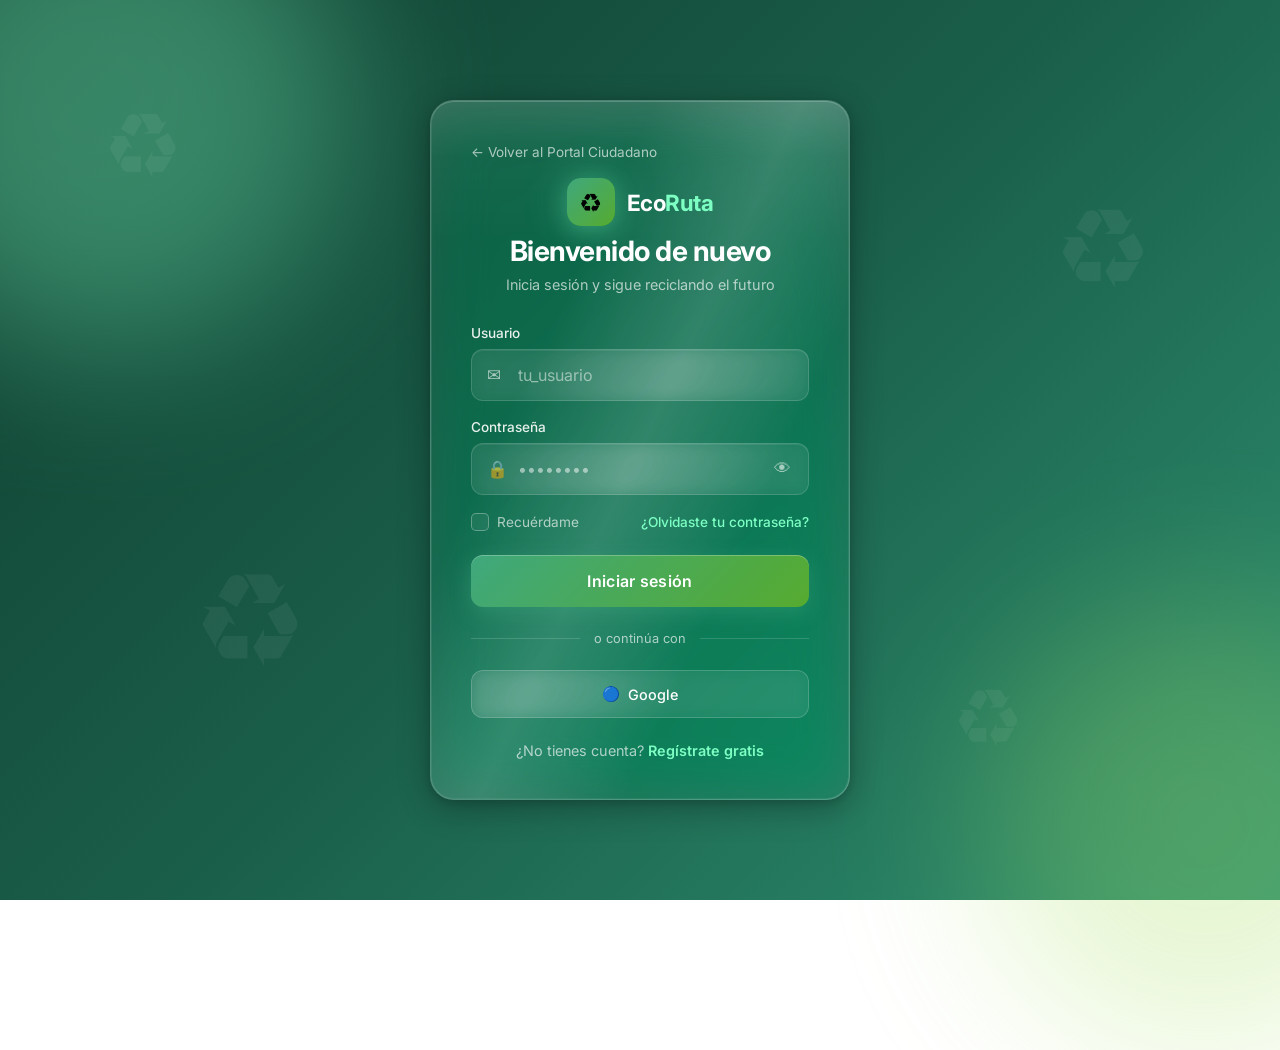
<file: frontend/admin.html>
<!DOCTYPE html>
<html lang="es">

<head>
    <meta charset="UTF-8">
    <meta name="viewport" content="width=device-width, initial-scale=1.0">
    <title>Gestión de Usuarios - EcoRuta Super Admin</title>

    <!-- Google Fonts -->
    <link rel="preconnect" href="https://fonts.googleapis.com">
    <link rel="preconnect" href="https://fonts.gstatic.com" crossorigin>
    <link href="https://fonts.googleapis.com/css2?family=Outfit:wght@300;400;500;600;700&display=swap" rel="stylesheet">

    <!-- Font Awesome -->
    <link rel="stylesheet" href="https://cdnjs.cloudflare.com/ajax/libs/font-awesome/6.4.0/css/all.min.css">

    <!-- Design System CSS -->
    <link rel="stylesheet" href="css/style.css">
    <script src="js/glass-dialogs.js"></script>

    <style>
        /* =========================================================
           EcoRuta SUPER ADMIN - PREMIUM GLASSMORHPIC SYSTEM
           ========================================================= */
        :root {
            --bg-base: #061710;
            --bg-gradient: radial-gradient(circle at 50% 0%, #0f3d2e 0%, #061710 75%);
            
            --card-bg: rgba(15, 45, 34, 0.55);
            --card-border: 1px solid rgba(125, 255, 196, 0.16);
            --card-shadow: 0 16px 40px rgba(0, 0, 0, 0.5), inset 0 1px 0 rgba(125, 255, 196, 0.1);
            
            --primary-accent: #3fa87d; /* Emerald */
            --primary-glow: rgba(63, 168, 125, 0.35);
            --gold-accent: #7dffc4; /* Mint accent */
            --gold-glow: rgba(125, 255, 196, 0.25);
            
            --text-main: #f8fafc;
            --text-muted: #94a3b8;
            --text-dark: #cbd5e1;
            
            --success: #10b981;
            --danger: #ef4444;
            --warning: #f59e0b;

            --input-bg: rgba(10, 28, 21, 0.65);
            --input-border: rgba(125, 255, 196, 0.2);
            --input-focus: rgba(63, 168, 125, 0.5);
        }

        body.super-admin-theme {
            font-family: 'Outfit', sans-serif;
            background: var(--bg-base);
            background-image: var(--bg-gradient);
            color: var(--text-main);
            min-height: 100vh;
            margin: 0;
            padding: 0;
            position: relative;
            overflow-x: hidden;
        }

        /* Ambient Glow Effects */
        body.super-admin-theme::before,
        body.super-admin-theme::after {
            content: '';
            position: fixed;
            border-radius: 50%;
            filter: blur(120px);
            z-index: -1;
            opacity: 0.4;
            pointer-events: none;
            animation: pulseGlow 15s ease-in-out infinite alternate;
        }

        body.super-admin-theme::before {
            top: -150px;
            right: -100px;
            width: 500px;
            height: 500px;
            background: var(--primary-glow);
        }

        body.super-admin-theme::after {
            bottom: -200px;
            left: -100px;
            width: 600px;
            height: 600px;
            background: var(--gold-glow);
            animation-delay: -5s;
        }

        @keyframes pulseGlow {
            0% { transform: scale(1) translate(0, 0); opacity: 0.3; }
            100% { transform: scale(1.1) translate(-20px, 20px); opacity: 0.5; }
        }

        /* Typography & Globals */
        h1, h2, h3 { margin: 0; font-weight: 600; letter-spacing: -0.5px; }
        
        .header {
            background: rgba(10, 12, 16, 0.8);
            backdrop-filter: blur(20px);
            -webkit-backdrop-filter: blur(20px);
            border-bottom: 1px solid rgba(255, 255, 255, 0.06);
            padding: 16px 40px;
            position: sticky;
            top: 0;
            z-index: 100;
        }

        .header-content {
            max-width: 1400px;
            margin: 0 auto;
            display: flex;
            justify-content: space-between;
            align-items: center;
        }

        .brand {
            display: flex;
            align-items: center;
            gap: 16px;
        }

        .logo-icon {
            font-size: 28px;
            background: linear-gradient(135deg, var(--gold-accent), #f59e0b);
            -webkit-background-clip: text;
            -webkit-text-fill-color: transparent;
            filter: drop-shadow(0 4px 12px var(--gold-glow));
        }

        .brand-text h1 {
            font-size: 22px;
            color: #fff;
            line-height: 1.1;
        }

        .brand-text span {
            font-size: 12px;
            color: var(--text-muted);
            text-transform: uppercase;
            letter-spacing: 1px;
            font-weight: 500;
        }

        .admin-header-badge {
            background: rgba(251, 191, 36, 0.1);
            border: 1px solid rgba(251, 191, 36, 0.3);
            color: var(--gold-accent);
            padding: 6px 14px;
            border-radius: 30px;
            font-size: 11px;
            font-weight: 600;
            letter-spacing: 0.5px;
            text-transform: uppercase;
            margin-left: 20px;
            box-shadow: 0 0 15px var(--gold-glow);
        }

        .btn-glass {
            background: rgba(255, 255, 255, 0.03);
            border: 1px solid rgba(255, 255, 255, 0.1);
            color: var(--text-main);
            padding: 10px 20px;
            border-radius: 12px;
            font-size: 13px;
            font-weight: 500;
            cursor: pointer;
            transition: all 0.3s cubic-bezier(0.4, 0, 0.2, 1);
            display: inline-flex;
            align-items: center;
            gap: 8px;
            font-family: inherit;
        }

        .btn-glass:hover {
            background: rgba(255, 255, 255, 0.08);
            transform: translateY(-2px);
            border-color: rgba(255, 255, 255, 0.2);
        }

        .btn-glass[onclick="logout()"] {
            background: rgba(239, 68, 68, 0.1);
            border-color: rgba(239, 68, 68, 0.2);
            color: #f87171 !important;
        }

        .btn-glass[onclick="logout()"]:hover {
            background: rgba(239, 68, 68, 0.2);
            box-shadow: 0 8px 20px rgba(239, 68, 68, 0.15);
        }

        .main-container {
            max-width: 1400px;
            margin: 40px auto;
            padding: 0 40px;
        }

        /* Stats Grid */
        .stats-grid {
            display: grid;
            grid-template-columns: repeat(auto-fit, minmax(260px, 1fr));
            gap: 24px;
            margin-bottom: 32px;
        }

        .stat-card {
            background: var(--card-bg);
            backdrop-filter: blur(20px);
            -webkit-backdrop-filter: blur(20px);
            border: var(--card-border);
            border-radius: 24px;
            padding: 24px;
            display: flex;
            align-items: center;
            gap: 20px;
            box-shadow: var(--card-shadow);
            transition: transform 0.3s ease, border-color 0.3s ease;
            position: relative;
            overflow: hidden;
        }

        .stat-card::before {
            content: '';
            position: absolute;
            top: 0; left: 0; right: 0; height: 1px;
            background: linear-gradient(90deg, transparent, rgba(255,255,255,0.1), transparent);
        }

        .stat-card:hover {
            transform: translateY(-4px);
            border-color: rgba(255, 255, 255, 0.1);
        }

        .stat-icon {
            width: 56px;
            height: 56px;
            border-radius: 16px;
            background: rgba(59, 130, 246, 0.1);
            color: var(--primary-accent);
            display: flex;
            align-items: center;
            justify-content: center;
            font-size: 24px;
            box-shadow: inset 0 0 0 1px rgba(59, 130, 246, 0.2);
        }

        .stat-card.gold .stat-icon {
            background: rgba(251, 191, 36, 0.1);
            color: var(--gold-accent);
            box-shadow: inset 0 0 0 1px rgba(251, 191, 36, 0.2);
        }

        .stat-card.green .stat-icon {
            background: rgba(16, 185, 129, 0.1);
            color: var(--success);
            box-shadow: inset 0 0 0 1px rgba(16, 185, 129, 0.2);
        }

        .stat-val {
            font-size: 32px;
            font-weight: 700;
            color: #fff;
            line-height: 1.1;
            margin-bottom: 4px;
            font-feature-settings: "tnum";
        }

        .stat-lbl {
            font-size: 13px;
            color: var(--text-muted);
            font-weight: 500;
        }

        /* Toolbar */
        .toolbar-card {
            background: var(--card-bg);
            backdrop-filter: blur(20px);
            border: var(--card-border);
            border-radius: 24px;
            padding: 16px 24px;
            margin-bottom: 24px;
            display: flex;
            align-items: center;
            justify-content: space-between;
            gap: 16px;
            box-shadow: var(--card-shadow);
        }

        .search-box {
            position: relative;
            flex: 1;
            max-width: 400px;
        }

        .search-box .search-icon {
            position: absolute;
            left: 16px;
            top: 50%;
            transform: translateY(-50%);
            color: var(--text-muted);
            font-size: 14px;
        }

        .search-input {
            width: 100%;
            padding: 12px 16px 12px 42px;
            background: var(--input-bg);
            border: 1px solid var(--input-border);
            border-radius: 14px;
            color: var(--text-main);
            font-family: inherit;
            font-size: 14px;
            transition: all 0.3s;
            outline: none;
            box-sizing: border-box;
        }

        .search-input:focus {
            background: rgba(255, 255, 255, 0.06);
            border-color: var(--primary-accent);
            box-shadow: 0 0 0 3px var(--primary-glow);
        }

        .search-input::placeholder {
            color: #64748b;
        }

        .filters-group {
            display: flex;
            gap: 12px;
        }

        .select-filter {
            padding: 12px 36px 12px 16px;
            background: var(--input-bg);
            border: 1px solid var(--input-border);
            border-radius: 14px;
            color: var(--text-main);
            font-family: inherit;
            font-size: 13px;
            font-weight: 500;
            appearance: none;
            cursor: pointer;
            outline: none;
            transition: all 0.3s;
            background-image: url("data:image/svg+xml,%3Csvg xmlns='http://www.w3.org/2000/svg' width='12' height='12' fill='%2394a3b8' viewBox='0 0 16 16'%3E%3Cpath d='M7.247 11.293a1 1 0 0 0 1.506 0L13 5.732a1 1 0 1 0-1.506-1.464L8 9.568 3.754 5.268a1 1 0 1 0-1.506 1.464l5.247 5.561z'/%3E%3C/svg%3E");
            background-repeat: no-repeat;
            background-position: right 14px center;
        }

        .select-filter:focus {
            border-color: var(--primary-accent);
            box-shadow: 0 0 0 3px var(--primary-glow);
        }

        .select-filter option {
            background: #1e293b;
            color: #fff;
        }

        .btn-primary {
            background: linear-gradient(135deg, #3b82f6, #2563eb);
            border: none;
            color: white;
            padding: 12px 24px;
            border-radius: 14px;
            font-size: 14px;
            font-weight: 600;
            cursor: pointer;
            transition: all 0.3s;
            display: inline-flex;
            align-items: center;
            gap: 8px;
            box-shadow: 0 4px 15px rgba(37, 99, 235, 0.3);
            font-family: inherit;
        }

        .btn-primary:hover {
            transform: translateY(-2px);
            box-shadow: 0 8px 25px rgba(37, 99, 235, 0.4);
            filter: brightness(1.1);
        }

        /* Table */
        .table-wrapper {
            background: var(--card-bg);
            backdrop-filter: blur(20px);
            border: var(--card-border);
            border-radius: 24px;
            overflow: hidden;
            box-shadow: var(--card-shadow);
        }

        .client-table {
            width: 100%;
            border-collapse: collapse;
        }

        .client-table th {
            background: rgba(255, 255, 255, 0.02);
            padding: 18px 24px;
            text-align: left;
            font-size: 12px;
            font-weight: 600;
            color: var(--text-muted);
            text-transform: uppercase;
            letter-spacing: 1px;
            border-bottom: 1px solid rgba(255, 255, 255, 0.06);
        }

        .client-table td {
            padding: 18px 24px;
            font-size: 14px;
            border-bottom: 1px solid rgba(255, 255, 255, 0.03);
            transition: background 0.2s;
        }

        .client-table tr:last-child td {
            border-bottom: none;
        }

        .client-table tbody tr:hover td {
            background: rgba(255, 255, 255, 0.02);
        }

        .badge-role {
            padding: 6px 12px;
            border-radius: 20px;
            font-size: 11px;
            font-weight: 700;
            display: inline-flex;
            align-items: center;
            gap: 6px;
            text-transform: uppercase;
            letter-spacing: 0.5px;
        }

        .badge-superadmin {
            background: rgba(251, 191, 36, 0.1);
            color: var(--gold-accent);
            border: 1px solid rgba(251, 191, 36, 0.2);
            box-shadow: inset 0 0 10px rgba(251, 191, 36, 0.05);
        }

        .badge-admin {
            background: rgba(59, 130, 246, 0.1);
            color: var(--primary-accent);
            border: 1px solid rgba(59, 130, 246, 0.2);
        }

        .badge-gestor {
            background: rgba(16, 185, 129, 0.1);
            color: var(--success);
            border: 1px solid rgba(16, 185, 129, 0.25);
        }

        .badge-ciudadano {
            background: rgba(139, 92, 246, 0.12);
            color: #a78bfa;
            border: 1px solid rgba(139, 92, 246, 0.25);
        }

        .badge-chofer {
            background: rgba(14, 165, 233, 0.12);
            color: #38bdf8;
            border: 1px solid rgba(14, 165, 233, 0.25);
        }

        .badge-status {
            padding: 6px 12px;
            border-radius: 20px;
            font-size: 11px;
            font-weight: 600;
            display: inline-flex;
            align-items: center;
            gap: 6px;
            background: rgba(255, 255, 255, 0.05);
            border: 1px solid rgba(255, 255, 255, 0.08);
        }

        .badge-active {
            color: var(--success);
        }
        
        .badge-active i {
            color: var(--success);
            text-shadow: 0 0 8px var(--success);
        }

        .badge-inactive {
            color: var(--danger);
            opacity: 0.8;
        }

        /* Toggles */
        .toggle-switch-sm {
            position: relative;
            display: inline-block;
            width: 40px;
            height: 22px;
        }

        .toggle-switch-sm input {
            opacity: 0;
            width: 0;
            height: 0;
        }

        .slider-sm {
            position: absolute;
            cursor: pointer;
            top: 0; left: 0; right: 0; bottom: 0;
            background-color: rgba(255, 255, 255, 0.1);
            transition: .3s;
            border-radius: 22px;
            border: 1px solid rgba(255, 255, 255, 0.05);
        }

        .slider-sm:before {
            position: absolute;
            content: "";
            height: 16px;
            width: 16px;
            left: 2px;
            bottom: 2px;
            background-color: #94a3b8;
            transition: .4s cubic-bezier(0.68, -0.55, 0.265, 1.55);
            border-radius: 50%;
        }

        input:checked + .slider-sm {
            background-color: rgba(16, 185, 129, 0.2);
            border-color: rgba(16, 185, 129, 0.4);
        }

        input:checked + .slider-sm:before {
            transform: translateX(18px);
            background-color: var(--success);
            box-shadow: 0 0 10px rgba(16, 185, 129, 0.5);
        }

        .btn-icon {
            background: rgba(255, 255, 255, 0.03);
            border: 1px solid rgba(255, 255, 255, 0.05);
            width: 34px;
            height: 34px;
            border-radius: 10px;
            display: inline-flex;
            align-items: center;
            justify-content: center;
            color: var(--text-main);
            cursor: pointer;
            transition: all 0.2s;
        }

        .btn-icon:hover {
            background: rgba(255, 255, 255, 0.1);
            color: #fff;
            transform: translateY(-2px);
        }

        .btn-icon.gold-hover:hover {
            background: rgba(251, 191, 36, 0.15);
            color: var(--gold-accent);
            border-color: rgba(251, 191, 36, 0.3);
        }

        /* Modals */
        .modal-overlay {
            display: none;
            position: fixed;
            top: 0; left: 0; width: 100%; height: 100%;
            background: rgba(0, 0, 0, 0.6);
            backdrop-filter: blur(8px);
            z-index: 2000;
            justify-content: center;
            align-items: center;
            animation: fadeIn 0.3s ease;
        }

        @keyframes fadeIn {
            from { opacity: 0; }
            to { opacity: 1; }
        }

        .modal-container {
            background: #0f121b;
            border: 1px solid rgba(255, 255, 255, 0.08);
            border-radius: 28px;
            padding: 32px;
            width: 90%;
            max-width: 480px;
            max-height: 90vh;
            overflow-y: auto;
            overflow-x: hidden;
            box-shadow: 0 25px 50px -12px rgba(0, 0, 0, 0.7);
            position: relative;
            animation: slideUp 0.4s cubic-bezier(0.16, 1, 0.3, 1);
            scrollbar-width: thin;
            scrollbar-color: rgba(255, 255, 255, 0.2) transparent;
        }

        .modal-container::-webkit-scrollbar {
            width: 6px;
        }

        .modal-container::-webkit-scrollbar-track {
            background: transparent;
            margin: 18px 0;
        }

        .modal-container::-webkit-scrollbar-thumb {
            background: rgba(255, 255, 255, 0.2);
            border-radius: 10px;
        }

        .modal-container::-webkit-scrollbar-thumb:hover {
            background: rgba(255, 255, 255, 0.4);
        }

        .modal-container::before {
            content: '';
            position: absolute;
            top: 0; left: 0; width: 100%; height: 4px;
            background: linear-gradient(90deg, var(--primary-accent), var(--gold-accent));
        }

        @keyframes slideUp {
            from { opacity: 0; transform: translateY(40px) scale(0.95); }
            to { opacity: 1; transform: translateY(0) scale(1); }
        }

        .modal-container h2 {
            font-size: 22px;
            color: #fff;
            margin-bottom: 24px;
            display: flex;
            align-items: center;
            gap: 12px;
        }

        .control-input {
            width: 100%;
            padding: 14px 16px;
            background: #0f121b;
            border: 1px solid rgba(255, 255, 255, 0.15);
            border-radius: 12px;
            color: #f8fafc;
            font-family: inherit;
            font-size: 14px;
            transition: all 0.3s;
            box-sizing: border-box;
            color-scheme: dark;
        }

        .control-input:focus {
            outline: none;
            border-color: var(--primary-accent);
            background: #141a27;
            box-shadow: 0 0 0 3px var(--primary-glow);
        }

        /* Estilo explícito para dropdowns (select y option) en formularios de creación y edición */
        select.control-input,
        .modal-container select {
            background-color: #0f121b !important;
            color: #f8fafc !important;
            color-scheme: dark;
            cursor: pointer;
            appearance: none;
            -webkit-appearance: none;
            background-image: url("data:image/svg+xml,%3Csvg xmlns='http://www.w3.org/2000/svg' width='14' height='14' fill='%2394a3b8' viewBox='0 0 16 16'%3E%3Cpath d='M7.247 11.293a1 1 0 0 0 1.506 0L13 5.732a1 1 0 1 0-1.506-1.464L8 9.568 3.754 5.268a1 1 0 1 0-1.506 1.464l5.247 5.561z'/%3E%3C/svg%3E");
            background-repeat: no-repeat;
            background-position: right 16px center;
            padding-right: 42px;
        }

        /* Opciones del menú desplegable: fondo oscuro uniforme y texto blanco brillante visible SIEMPRE */
        select.control-input option,
        .modal-container select option,
        select.select-filter option {
            background-color: #161c28 !important;
            color: #f8fafc !important;
            padding: 12px 16px;
            font-size: 14px;
        }

        select.control-input option:checked,
        select.control-input option[selected],
        .modal-container select option:checked,
        .modal-container select option[selected] {
            background-color: #2563eb !important;
            color: #ffffff !important;
            font-weight: 600;
        }

        select.control-input option:hover,
        .modal-container select option:hover {
            background-color: #1d4ed8 !important;
            color: #ffffff !important;
        }

        .btn-secondary-outline {
            background: transparent;
            border: 1px solid rgba(255, 255, 255, 0.2);
            color: var(--text-main);
            padding: 12px 24px;
            border-radius: 14px;
            font-weight: 500;
            font-size: 14px;
            cursor: pointer;
            transition: all 0.2s;
            font-family: inherit;
        }

        .btn-secondary-outline:hover {
            background: rgba(255, 255, 255, 0.05);
            color: #fff;
        }

        .footer {
            text-align: center;
            margin-top: 40px;
            padding: 24px;
            font-size: 13px;
            color: var(--text-muted);
            border-top: 1px solid rgba(255, 255, 255, 0.05);
        }

        /* Scrollbar styling for webkit */
        ::-webkit-scrollbar {
            width: 8px;
            height: 8px;
        }
        ::-webkit-scrollbar-track {
            background: rgba(0, 0, 0, 0.2);
        }
        ::-webkit-scrollbar-thumb {
            background: rgba(255, 255, 255, 0.15);
            border-radius: 4px;
        }
        ::-webkit-scrollbar-thumb:hover {
            background: rgba(255, 255, 255, 0.25);
        }

        @media (max-width: 768px) {
            .header { padding: 16px 20px; }
            .main-container { padding: 0 20px; margin: 20px auto; }
            .toolbar-card { flex-direction: column; align-items: stretch; }
            .search-box { max-width: 100%; }
            .filters-group { flex-direction: column; }
        }
    </style>
</head>

<body class="super-admin-theme">
    <!-- HEADER -->
    <div class="header">
        <div class="header-content">
            <div class="brand">
                <i class="fas fa-recycle logo-icon"></i>
                <div class="brand-text">
                    <h1>EcoRuta</h1>
                    <span>Super Admin Center</span>
                </div>
                <span class="admin-header-badge"><i class="fas fa-shield-alt"></i> Panel de Control</span>
            </div>

            <div class="header-actions">
                <button class="btn-glass" onclick="volverMenuPorRol()" style="display: inline-flex; align-items: center; gap: 6px; border-color: rgba(16,185,129,0.5); color: #10b981;"><i class="fas fa-home"></i> Menú Principal</button>
                <a href="index.html" class="btn-glass" style="text-decoration: none; display: inline-flex; align-items: center; gap: 6px;"><i class="fas fa-route"></i> Gestor</a>
                <a href="chofer.html" class="btn-glass" style="text-decoration: none; display: inline-flex; align-items: center; gap: 6px;"><i class="fas fa-truck"></i> Chofer</a>
                <a href="ciudadano.html" class="btn-glass" style="text-decoration: none; display: inline-flex; align-items: center; gap: 6px;"><i class="fas fa-bullhorn"></i> Ciudadano</a>
                <button class="btn-glass" onclick="logout()" style="color:var(--danger); border-color:var(--danger);"><i class="fas fa-sign-out-alt"></i> Salir</button>
            </div>
        </div>
    </div>

    <!-- MAIN CONTAINER -->
    <div class="main-container">
        <!-- STATS -->
        <div class="stats-grid">
            <div class="stat-card">
                <div class="stat-icon"><i class="fas fa-users"></i></div>
                <div>
                    <div class="stat-val" id="statTotalUsers">0</div>
                    <div class="stat-lbl">Total Usuarios</div>
                </div>
            </div>
            <div class="stat-card gold">
                <div class="stat-icon"><i class="fas fa-user-shield"></i></div>
                <div>
                    <div class="stat-val" id="statSuperAdmins">0</div>
                    <div class="stat-lbl">Super Admins</div>
                </div>
            </div>
            <div class="stat-card">
                <div class="stat-icon"><i class="fas fa-user-tie"></i></div>
                <div>
                    <div class="stat-val" id="statAdmins">0</div>
                    <div class="stat-lbl">Administradores</div>
                </div>
            </div>
            <div class="stat-card green">
                <div class="stat-icon"><i class="fas fa-user-check"></i></div>
                <div>
                    <div class="stat-val" id="statActivos">0</div>
                    <div class="stat-lbl">Usuarios Activos</div>
                </div>
            </div>
        </div>

        <!-- TOOLBAR -->
        <div class="toolbar-card">
            <div class="search-box">
                <i class="fas fa-search search-icon"></i>
                <input type="text" id="buscadorUsuario" class="search-input" placeholder="Buscar por usuario o nombre..." oninput="filtrarUsuarios()">
            </div>

            <div class="filters-group">
                <select id="filtroRol" class="select-filter" onchange="filtrarUsuarios()">
                    <option value="todos">Todos los roles</option>
                    <option value="superadmin">Super Admin</option>
                    <option value="gestor">Gestor rutas+denuncias</option>
                    <option value="chofer">Chofer</option>
                    <option value="ciudadano">Ciudadano</option>
                </select>

                <select id="filtroEstado" class="select-filter" onchange="filtrarUsuarios()">
                    <option value="todos">Todos los estados</option>
                    <option value="activos">Sólo Activos</option>
                    <option value="inactivos">Sólo Inactivos</option>
                </select>
            </div>

            <div class="actions-group">
                <button class="btn-primary" onclick="abrirModalCrearUsuario()" style="height:38px; padding:8px 18px; font-size:13px; font-weight:600;">
                    <i class="fas fa-user-plus"></i> Crear Usuario
                </button>
            </div>
        </div>

        <!-- TABLE -->
        <div class="table-wrapper">
            <table class="client-table">
                <thead>
                    <tr>
                        <th style="width:60px;">ID</th>
                        <th>Usuario (Username)</th>
                        <th>Nombre Completo</th>
                        <th style="width:140px; text-align:center;">Rol</th>
                        <th style="width:140px; text-align:center;">Estado</th>
                        <th style="width:180px; text-align:center;">Acciones</th>
                    </tr>
                </thead>
                <tbody id="cuerpoTablaUsuarios">
                    <tr>
                        <td colspan="6" style="text-align:center; padding:40px;"><i class="fas fa-spinner fa-spin"></i> Cargando usuarios...</td>
                    </tr>
                </tbody>
            </table>
        </div>

        <div class="footer"><i class="fas fa-shield-alt"></i> EcoRuta Super Admin Module · Gestión Centralizada de Usuarios</div>
    </div>

    <!-- MODAL CREAR USUARIO -->
    <div id="modalCrearUsuario" class="modal-overlay">
        <div class="modal-container" style="max-width:500px;">
            <div style="display:flex; justify-content:space-between; align-items:center; margin-bottom:20px;">
                <h2><i class="fas fa-user-plus" style="color:var(--primary-accent);"></i> Crear Nuevo Usuario</h2>
                <button class="btn-icon" onclick="cerrarModalCrearUsuario()"><i class="fas fa-times"></i></button>
            </div>
            <form id="formCrearUsuario" onsubmit="guardarNuevoUsuario(event)">
                <div style="margin-bottom:16px;">
                    <label style="display:block; font-size:12px; font-weight:600; margin-bottom:6px; color:var(--text-muted); text-transform:uppercase;">Nombre de Usuario (Username)</label>
                    <input type="text" id="nuevoUsername" class="control-input" placeholder="Ej: jsmith" required style="width:100%; box-sizing:border-box;">
                </div>
                <div style="margin-bottom:16px;">
                    <label style="display:block; font-size:12px; font-weight:600; margin-bottom:6px; color:var(--text-muted); text-transform:uppercase;">Nombre Completo</label>
                    <input type="text" id="nuevoNombre" class="control-input" placeholder="Ej: Juan Smith" required style="width:100%; box-sizing:border-box;">
                </div>
                <div style="margin-bottom:16px;">
                    <label style="display:block; font-size:12px; font-weight:600; margin-bottom:6px; color:var(--text-muted); text-transform:uppercase;">Rol del Sistema</label>
                    <select id="nuevoRol" class="control-input" style="width:100%; box-sizing:border-box;">
                        <option value="ciudadano">Ciudadano (denuncias)</option>
                        <option value="chofer">Chofer (rutas asignadas)</option>
                        <option value="gestor">Gestor rutas + denuncias</option>
                        <option value="superadmin">Super Admin</option>
                    </select>
                </div>
                <div style="margin-bottom:20px;">
                    <label style="display:block; font-size:12px; font-weight:600; margin-bottom:6px; color:var(--text-muted); text-transform:uppercase;">Contraseña Inicial</label>
                    <input type="password" id="nuevaPassword" class="control-input" placeholder="Mínimo 6 caracteres" required minlength="4" style="width:100%; box-sizing:border-box;">
                </div>
                <div style="display:flex; gap:12px; justify-content:flex-end; border-top:1px solid var(--card-border); padding-top:16px;">
                    <button type="button" class="btn-secondary-outline" onclick="cerrarModalCrearUsuario()">Cancelar</button>
                    <button type="submit" class="btn-primary"><i class="fas fa-check"></i> Crear Usuario</button>
                </div>
            </form>
        </div>
    </div>

    <!-- MODAL EDITAR USUARIO -->
    <div id="modalEditarUsuario" class="modal-overlay">
        <div class="modal-container" style="max-width:500px;">
            <div style="display:flex; justify-content:space-between; align-items:center; margin-bottom:20px;">
                <h2><i class="fas fa-user-edit" style="color:var(--primary-accent);"></i> Editar Perfil de Usuario</h2>
                <button class="btn-icon" onclick="cerrarModalEditarUsuario()"><i class="fas fa-times"></i></button>
            </div>
            <form id="formEditarUsuario" onsubmit="guardarEdicionUsuario(event)">
                <input type="hidden" id="editUserId">
                <div style="margin-bottom:16px;">
                    <label style="display:block; font-size:12px; font-weight:600; margin-bottom:6px; color:var(--text-muted); text-transform:uppercase;">Username</label>
                    <input type="text" id="editUsername" class="control-input" readonly style="width:100%; box-sizing:border-box; opacity:0.7; background:rgba(0,0,0,0.05);">
                </div>
                <div style="margin-bottom:16px;">
                    <label style="display:block; font-size:12px; font-weight:600; margin-bottom:6px; color:var(--text-muted); text-transform:uppercase;">Nombre Completo</label>
                    <input type="text" id="editNombre" class="control-input" required style="width:100%; box-sizing:border-box;">
                </div>
                <div style="margin-bottom:16px;">
                    <label style="display:block; font-size:12px; font-weight:600; margin-bottom:6px; color:var(--text-muted); text-transform:uppercase;">Rol del Sistema</label>
                    <select id="editRol" class="control-input" style="width:100%; box-sizing:border-box;">
                        <option value="ciudadano">Ciudadano (denuncias)</option>
                        <option value="chofer">Chofer (rutas asignadas)</option>
                        <option value="gestor">Gestor rutas + denuncias</option>
                        <option value="superadmin">Super Admin</option>
                    </select>
                </div>
                <div style="margin-bottom:20px;">
                    <label style="display:block; font-size:12px; font-weight:600; margin-bottom:6px; color:var(--text-muted); text-transform:uppercase;">Estado de la Cuenta</label>
                    <select id="editActivo" class="control-input" style="width:100%; box-sizing:border-box;">
                        <option value="true">Activo (Acceso Permitido)</option>
                        <option value="false">Inactivo (Acceso Bloqueado)</option>
                    </select>
                </div>
                <div style="display:flex; gap:12px; justify-content:flex-end; border-top:1px solid var(--card-border); padding-top:16px;">
                    <button type="button" class="btn-secondary-outline" onclick="cerrarModalEditarUsuario()">Cancelar</button>
                    <button type="submit" class="btn-primary"><i class="fas fa-save"></i> Guardar Cambios</button>
                </div>
            </form>
        </div>
    </div>

    <!-- MODAL RESET PASSWORD -->
    <div id="modalResetPass" class="modal-overlay">
        <div class="modal-container" style="max-width:450px;">
            <div style="display:flex; justify-content:space-between; align-items:center; margin-bottom:20px;">
                <h2><i class="fas fa-key" style="color:var(--gold-accent);"></i> Restablecer Contraseña</h2>
                <button class="btn-icon" onclick="cerrarModalResetPass()"><i class="fas fa-times"></i></button>
            </div>
            <form id="formResetPass" onsubmit="guardarResetPass(event)">
                <input type="hidden" id="resetUserId">
                <p style="font-size:13px; color:var(--text-muted); margin-bottom:16px;">
                    Estás cambiando la contraseña para el usuario <strong id="resetUserSpan" style="color:var(--text-main);"></strong>.
                </p>
                <div style="margin-bottom:20px;">
                    <label style="display:block; font-size:12px; font-weight:600; margin-bottom:6px; color:var(--text-muted); text-transform:uppercase;">Nueva Contraseña</label>
                    <input type="password" id="resetPasswordInput" class="control-input" placeholder="Ingrese nueva contraseña..." required minlength="4" style="width:100%; box-sizing:border-box;">
                </div>
                <div style="display:flex; gap:12px; justify-content:flex-end; border-top:1px solid var(--card-border); padding-top:16px;">
                    <button type="button" class="btn-secondary-outline" onclick="cerrarModalResetPass()">Cancelar</button>
                    <button type="submit" class="btn-primary" style="background:var(--gold-accent); border-color:var(--gold-accent);"><i class="fas fa-key"></i> Actualizar Contraseña</button>
                </div>
            </form>
        </div>
    </div>

    <script>
        let usuariosList = [];

        // Auth Helper
        async function fetchWithAuth(url, options = {}) {
            const token = localStorage.getItem('ecoruta_token') || localStorage.getItem('nexo_token');
            if (!options.headers) options.headers = {};
            options.headers['Authorization'] = `Bearer ${token}`;
            const response = await fetch(url, options);
            if (response.status === 401 || response.status === 403) {
                if (response.status === 403) alert("Acceso restringido: Se requieren permisos de Super Admin.");
                else alert("Sesión expirada o no autorizada.");
                window.location.href = 'login1.html';
            }
            return response;
        }

        function verifySuperAdmin() {
            const token = localStorage.getItem('ecoruta_token') || localStorage.getItem('nexo_token');
            const rol = (localStorage.getItem('ecoruta_rol') || localStorage.getItem('nexo_rol') || '').toLowerCase();
            if (!token) {
                window.location.href = 'login1.html';
            } else if (rol !== 'superadmin') {
                alert("Acceso denegado. Esta sección está reservada exclusivamente para Super Admins.");
                window.location.href = 'index.html';
            }
        }

        function logout() {
            localStorage.clear();
            window.location.href = 'login1.html';
        }

        async function cargarUsuarios() {
            try {
                const res = await fetchWithAuth('/api/admin/usuarios');
                if (!res.ok) throw new Error("Error al obtener lista de usuarios");
                usuariosList = await res.json();
                actualizarEstadisticas();
                filtrarUsuarios();
            } catch (err) {
                console.error(err);
                document.getElementById('cuerpoTablaUsuarios').innerHTML = `
                    <tr><td colspan="6" style="text-align:center; color:var(--danger); padding:40px;">
                        <i class="fas fa-exclamation-triangle"></i> Error al cargar usuarios. Verifica tu sesión.
                    </td></tr>
                `;
            }
        }

        function actualizarEstadisticas() {
            document.getElementById('statTotalUsers').innerText = usuariosList.length;
            document.getElementById('statSuperAdmins').innerText = usuariosList.filter(u => u.rol === 'superadmin').length;
            document.getElementById('statAdmins').innerText = usuariosList.filter(u => u.rol !== 'superadmin').length;
            document.getElementById('statActivos').innerText = usuariosList.filter(u => u.activo).length;
        }

        function filtrarUsuarios() {
            const query = document.getElementById('buscadorUsuario').value.toLowerCase().trim();
            const fRol = document.getElementById('filtroRol').value;
            const fEstado = document.getElementById('filtroEstado').value;

            const filtrados = usuariosList.filter(u => {
                const matchQuery = !query || u.username.toLowerCase().includes(query) || (u.nombre && u.nombre.toLowerCase().includes(query));
                const matchRol = fRol === 'todos' || u.rol === fRol;
                const matchEstado = fEstado === 'todos' || (fEstado === 'activos' && u.activo) || (fEstado === 'inactivos' && !u.activo);
                return matchQuery && matchRol && matchEstado;
            });

            renderTablaUsuarios(filtrados);
        }

        function renderTablaUsuarios(lista) {
            const tbody = document.getElementById('cuerpoTablaUsuarios');
            if (lista.length === 0) {
                tbody.innerHTML = '<tr><td colspan="6" style="text-align:center; padding:40px; color:var(--text-muted);">No se encontraron usuarios.</td></tr>';
                return;
            }

            const badgeFor = (rol) => {
                if (rol === 'superadmin') return `<span class="badge-role badge-superadmin"><i class="fas fa-crown"></i> Super Admin</span>`;
                if (rol === 'ciudadano') return `<span class="badge-role badge-ciudadano"><i class="fas fa-user"></i> Ciudadano</span>`;
                if (rol === 'chofer') return `<span class="badge-role badge-chofer"><i class="fas fa-truck"></i> Chofer</span>`;
                return `<span class="badge-role badge-gestor"><i class="fas fa-route"></i> Gestor</span>`;
            };
            tbody.innerHTML = lista.map(u => {
                const roleBadge = badgeFor(u.rol);

                const statusBadge = u.activo
                    ? `<span class="badge-status badge-active"><i class="fas fa-circle" style="font-size:8px;"></i> Activo</span>`
                    : `<span class="badge-status badge-inactive"><i class="fas fa-circle" style="font-size:8px;"></i> Inactivo</span>`;

                return `
                    <tr>
                        <td style="font-weight:600; color:var(--text-muted);">${u.id}</td>
                        <td><strong>${escapeHtml(u.username)}</strong></td>
                        <td>${escapeHtml(u.nombre || '-')}</td>
                        <td style="text-align:center;">${roleBadge}</td>
                        <td style="text-align:center;">${statusBadge}</td>
                        <td style="text-align:center;">
                            <div style="display:inline-flex; gap:8px; align-items:center;">
                                <button class="btn-icon" onclick="abrirModalEditarUsuario(${u.id})" title="Editar usuario"><i class="fas fa-edit"></i></button>
                                <button class="btn-icon gold-hover" onclick="abrirModalResetPass(${u.id}, '${escapeHtml(u.username)}')" title="Resetear contraseña" style="color:var(--gold-accent);"><i class="fas fa-key"></i></button>
                                <label class="toggle-switch-sm" title="${u.activo ? 'Desactivar usuario' : 'Activar usuario'}">
                                    <input type="checkbox" ${u.activo ? 'checked' : ''} onchange="toggleEstadoUsuario(${u.id}, this.checked)">
                                    <span class="slider-sm"></span>
                                </label>
                            </div>
                        </td>
                    </tr>
                `;
            }).join('');
        }

        async function toggleEstadoUsuario(id, nuevoEstado) {
            const user = usuariosList.find(u => u.id === id);
            if (!user) return;
            try {
                const res = await fetchWithAuth('/api/admin/usuarios', {
                    method: 'PUT',
                    headers: { 'Content-Type': 'application/json' },
                    body: JSON.stringify({ id: id, nombre: user.nombre, rol: user.rol, activo: nuevoEstado })
                });
                if (!res.ok) throw new Error("Error al cambiar estado");
                user.activo = nuevoEstado;
                actualizarEstadisticas();
                filtrarUsuarios();
            } catch (err) {
                alert("❌ " + err.message);
                cargarUsuarios();
            }
        }

        // --- MODAL CREAR ---
        function abrirModalCrearUsuario() {
            document.getElementById('formCrearUsuario').reset();
            document.getElementById('modalCrearUsuario').style.display = 'flex';
        }
        function cerrarModalCrearUsuario() {
            document.getElementById('modalCrearUsuario').style.display = 'none';
        }
        async function guardarNuevoUsuario(e) {
            e.preventDefault();
            const username = document.getElementById('nuevoUsername').value.trim();
            const nombre = document.getElementById('nuevoNombre').value.trim();
            const rol = document.getElementById('nuevoRol').value;
            const password = document.getElementById('nuevaPassword').value.trim();

            try {
                const res = await fetchWithAuth('/api/admin/usuarios', {
                    method: 'POST',
                    headers: { 'Content-Type': 'application/json' },
                    body: JSON.stringify({ username, nombre, rol, password })
                });
                if (!res.ok) {
                    const data = await res.json();
                    throw new Error(data.error || "No se pudo crear el usuario");
                }
                alert("✅ Usuario creado exitosamente");
                cerrarModalCrearUsuario();
                cargarUsuarios();
            } catch (err) {
                alert("❌ " + err.message);
            }
        }

        // --- MODAL EDITAR ---
        function abrirModalEditarUsuario(id) {
            const user = usuariosList.find(u => u.id === id);
            if (!user) return;
            document.getElementById('editUserId').value = user.id;
            document.getElementById('editUsername').value = user.username;
            document.getElementById('editNombre').value = user.nombre || '';
                document.getElementById('editRol').value = (user.rol === 'admin' ? 'gestor' : (user.rol || 'gestor'));
            document.getElementById('editActivo').value = user.activo ? 'true' : 'false';
            document.getElementById('modalEditarUsuario').style.display = 'flex';
        }
        function cerrarModalEditarUsuario() {
            document.getElementById('modalEditarUsuario').style.display = 'none';
        }
        async function guardarEdicionUsuario(e) {
            e.preventDefault();
            const id = parseInt(document.getElementById('editUserId').value);
            const nombre = document.getElementById('editNombre').value.trim();
            const rol = document.getElementById('editRol').value;
            const activo = document.getElementById('editActivo').value === 'true';

            try {
                const res = await fetchWithAuth('/api/admin/usuarios', {
                    method: 'PUT',
                    headers: { 'Content-Type': 'application/json' },
                    body: JSON.stringify({ id, nombre, rol, activo })
                });
                if (!res.ok) {
                    const data = await res.json();
                    throw new Error(data.error || "No se pudo actualizar el usuario");
                }
                alert("✅ Usuario actualizado correctamente");
                cerrarModalEditarUsuario();
                cargarUsuarios();
            } catch (err) {
                alert("❌ " + err.message);
            }
        }

        // --- MODAL RESET PASSWORD ---
        function abrirModalResetPass(id, username) {
            document.getElementById('resetUserId').value = id;
            document.getElementById('resetUserSpan').innerText = username;
            document.getElementById('resetPasswordInput').value = '';
            document.getElementById('modalResetPass').style.display = 'flex';
        }
        function cerrarModalResetPass() {
            document.getElementById('modalResetPass').style.display = 'none';
        }
        async function guardarResetPass(e) {
            e.preventDefault();
            const id = parseInt(document.getElementById('resetUserId').value);
            const password = document.getElementById('resetPasswordInput').value.trim();

            try {
                const res = await fetchWithAuth('/api/admin/usuarios', {
                    method: 'POST',
                    headers: { 'Content-Type': 'application/json' },
                    body: JSON.stringify({ action: 'reset_password', id, password })
                });
                if (!res.ok) {
                    const data = await res.json();
                    throw new Error(data.error || "No se pudo cambiar la contraseña");
                }
                alert("✅ Contraseña actualizada exitosamente");
                cerrarModalResetPass();
            } catch (err) {
                alert("❌ " + err.message);
            }
        }

        function escapeHtml(text) {
            if (!text) return '';
            const div = document.createElement('div');
            div.textContent = text;
            return div.innerHTML;
        }

        function volverMenuPorRol() {
            const rol = (localStorage.getItem('ecoruta_rol') || localStorage.getItem('nexo_rol') || 'super_admin').toLowerCase();
            if (rol === 'ciudadano') {
                window.location.href = 'ciudadano.html';
            } else if (rol === 'chofer') {
                window.location.href = 'chofer.html';
            } else {
                window.location.href = 'index.html';
            }
        }

        // Initialize Page
        document.addEventListener('DOMContentLoaded', () => {
            verifySuperAdmin();
            cargarUsuarios();
        });
    </script>
</body>

</html>
</file>
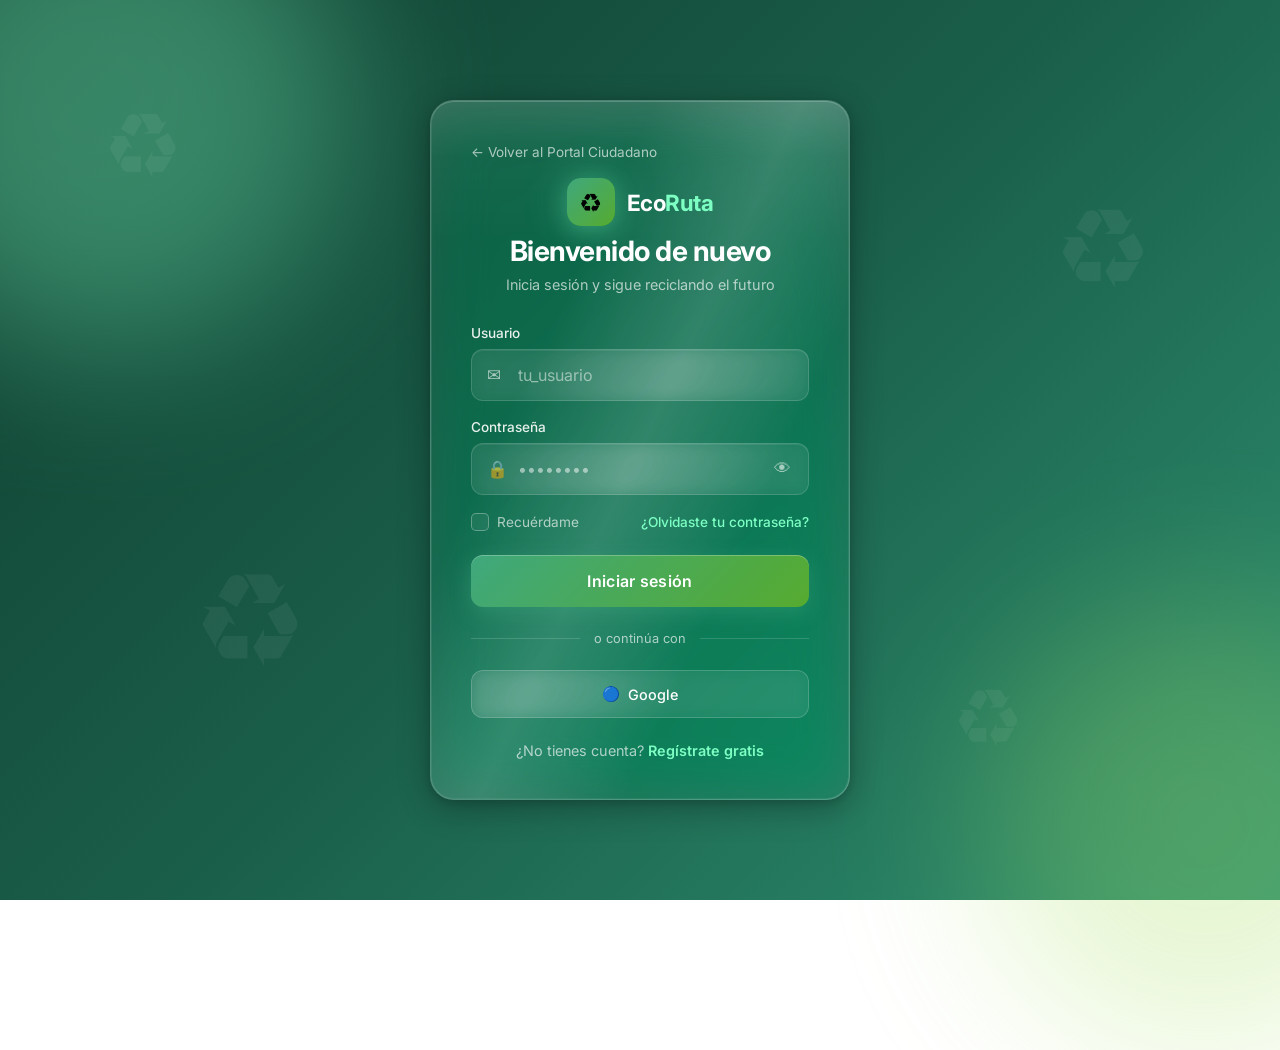
<file: frontend/login1.html>
<!DOCTYPE html>
<html lang="es">

<head>
    <meta charset="UTF-8" />
    <meta name="viewport" content="width=device-width, initial-scale=1.0" />
    <title>EcoRuta · Glassmorphism Reciclaje</title>
    <link rel="preconnect" href="https://fonts.googleapis.com">
    <link rel="preconnect" href="https://fonts.gstatic.com" crossorigin>
    <link href="https://fonts.googleapis.com/css2?family=Inter:wght@400;500;600;700&display=swap" rel="stylesheet">
    <link rel="stylesheet" href="https://cdnjs.cloudflare.com/ajax/libs/font-awesome/6.4.0/css/all.min.css">
    <script src="js/glass-dialogs.js"></script>
    <style>
        :root {
            --bg-gradient: linear-gradient(135deg, #0f3d2e 0%, #1a5f4a 50%, #2d8f6f 100%);
            --glass-bg: rgba(255, 255, 255, 0.05);
            --glass-bg-hover: rgba(255, 255, 255, 0.09);
            --glass-border: rgba(255, 255, 255, 0.22);
            --glass-blur: blur(28px) saturate(160%);
            --primary: #3fa87d;
            --primary-hover: #4bc48f;
            --accent: #7dffc4;
            --accent-lime: #a8e063;
            --text-primary: #ffffff;
            --text-muted: rgba(255, 255, 255, 0.65);
            --shadow-glass: 0 8px 32px 0 rgba(0, 0, 0, 0.3);
            --glow: 0 0 40px rgba(125, 255, 196, 0.35);
            --transition: all 0.3s cubic-bezier(0.4, 0, 0.2, 1);
        }

        * {
            margin: 0;
            padding: 0;
            box-sizing: border-box;
        }

        body {
            font-family: 'Inter', system-ui, -apple-system, sans-serif;
            min-height: 100vh;
            display: flex;
            align-items: center;
            justify-content: center;
            background: var(--bg-gradient);
            background-attachment: fixed;
            overflow: hidden;
            position: relative;
            padding: 20px;
        }

        /* Círculos decorativos difuminados */
        body::before,
        body::after {
            content: '';
            position: absolute;
            border-radius: 50%;
            filter: blur(80px);
            pointer-events: none;
            z-index: 0;
        }

        body::before {
            width: 500px;
            height: 500px;
            background: #7dffc4;
            opacity: 0.35;
            top: -150px;
            left: -150px;
            animation: float1 12s ease-in-out infinite;
        }

        body::after {
            width: 450px;
            height: 450px;
            background: #a8e063;
            opacity: 0.28;
            bottom: -150px;
            right: -150px;
            animation: float2 15s ease-in-out infinite;
        }

        @keyframes float1 {

            0%,
            100% {
                transform: translate(0, 0) scale(1);
            }

            50% {
                transform: translate(40px, 30px) scale(1.1);
            }
        }

        @keyframes float2 {

            0%,
            100% {
                transform: translate(0, 0) scale(1);
            }

            50% {
                transform: translate(-40px, -30px) scale(1.08);
            }
        }

        /* Iconos reciclaje flotantes en el fondo */
        .recycle-bg {
            position: absolute;
            inset: 0;
            overflow: hidden;
            z-index: 0;
            pointer-events: none;
        }

        .recycle-bg span {
            position: absolute;
            color: rgba(255, 255, 255, 0.06);
            font-size: 120px;
            animation: spinSlow 25s linear infinite;
        }

        .recycle-bg span:nth-child(1) {
            top: 10%;
            left: 8%;
            font-size: 90px;
            animation-duration: 30s;
        }

        .recycle-bg span:nth-child(2) {
            top: 60%;
            left: 15%;
            font-size: 130px;
            animation-duration: 40s;
            animation-direction: reverse;
        }

        .recycle-bg span:nth-child(3) {
            top: 20%;
            right: 10%;
            font-size: 110px;
            animation-duration: 35s;
        }

        .recycle-bg span:nth-child(4) {
            bottom: 15%;
            right: 20%;
            font-size: 80px;
            animation-duration: 28s;
            animation-direction: reverse;
        }

        @keyframes spinSlow {
            from {
                transform: rotate(0deg);
            }

            to {
                transform: rotate(360deg);
            }
        }

        /* 🧊 Card Glass con efecto avanzado */
        .glass-card {
            position: relative;
            z-index: 2;
            width: 100%;
            max-width: 420px;
            padding: 40px;
            background: var(--glass-bg);
            border: 1px solid var(--glass-border);
            border-radius: 24px;
            backdrop-filter: var(--glass-blur);
            -webkit-backdrop-filter: var(--glass-blur);
            box-shadow:
                0 8px 32px 0 rgba(0, 0, 0, 0.3),
                0 2px 8px 0 rgba(0, 0, 0, 0.15),
                inset 0 1px 0 0 rgba(255, 255, 255, 0.2),
                inset 0 -1px 0 0 rgba(255, 255, 255, 0.06),
                inset 1px 0 0 0 rgba(255, 255, 255, 0.08),
                inset -1px 0 0 0 rgba(255, 255, 255, 0.08);
            animation: fadeIn 0.6s ease-out;
            overflow: hidden;
        }

        /* ✨ Reflejo de luz diagonal (vidrio) */
        .glass-card::before {
            content: '';
            position: absolute;
            top: -50%;
            left: -50%;
            width: 200%;
            height: 200%;
            background: linear-gradient(115deg,
                    transparent 40%,
                    rgba(255, 255, 255, 0.08) 45%,
                    rgba(255, 255, 255, 0.15) 50%,
                    rgba(255, 255, 255, 0.08) 55%,
                    transparent 60%);
            pointer-events: none;
            animation: shine 6s ease-in-out infinite;
            z-index: 1;
        }

        @keyframes shine {

            0%,
            100% {
                transform: translateX(-30%) translateY(-30%);
            }

            50% {
                transform: translateX(30%) translateY(30%);
            }
        }

        /* 🌫️ Brillo superior tipo vidrio */
        .glass-card::after {
            content: '';
            position: absolute;
            top: 0;
            left: 0;
            right: 0;
            height: 140px;
            background: linear-gradient(180deg,
                    rgba(255, 255, 255, 0.12) 0%,
                    rgba(255, 255, 255, 0.03) 40%,
                    transparent 100%);
            border-radius: 24px 24px 0 0;
            pointer-events: none;
            z-index: 1;
        }

        /* Contenido por encima de los efectos */
        .glass-card>* {
            position: relative;
            z-index: 2;
        }

        @keyframes fadeIn {
            from {
                opacity: 0;
                transform: translateY(20px);
            }

            to {
                opacity: 1;
                transform: translateY(0);
            }
        }

        /* Volver al portal */
        .back-portal-link {
            display: inline-flex;
            align-items: center;
            gap: 6px;
            color: var(--text-muted);
            font-size: 0.85rem;
            text-decoration: none;
            margin-bottom: 18px;
            transition: var(--transition);
        }

        .back-portal-link:hover {
            color: var(--accent);
            transform: translateX(-3px);
        }

        /* Logo */
        .logo {
            display: flex;
            align-items: center;
            justify-content: center;
            gap: 12px;
            margin-bottom: 8px;
        }

        .logo-icon {
            width: 48px;
            height: 48px;
            display: flex;
            align-items: center;
            justify-content: center;
            background: linear-gradient(135deg, var(--primary) 0%, #56ab2f 100%);
            border-radius: 14px;
            font-size: 26px;
            box-shadow: 0 6px 20px rgba(63, 168, 125, 0.5), var(--glow);
            animation: pulse 3s ease-in-out infinite;
        }

        @keyframes pulse {

            0%,
            100% {
                box-shadow: 0 6px 20px rgba(63, 168, 125, 0.5), 0 0 30px rgba(125, 255, 196, 0.3);
            }

            50% {
                box-shadow: 0 6px 20px rgba(63, 168, 125, 0.7), 0 0 50px rgba(125, 255, 196, 0.5);
            }
        }

        .logo-text {
            color: var(--text-primary);
            font-size: 1.4rem;
            font-weight: 700;
            letter-spacing: -0.5px;
        }

        .logo-text span {
            color: var(--accent);
        }

        /* Header */
        .card-header {
            text-align: center;
            margin-bottom: 32px;
        }

        .card-header h1 {
            color: var(--text-primary);
            font-size: 1.75rem;
            font-weight: 700;
            margin-bottom: 8px;
            letter-spacing: -0.5px;
        }

        .card-header p {
            color: var(--text-muted);
            font-size: 0.9rem;
        }

        /* Form */
        .form-group {
            margin-bottom: 18px;
            position: relative;
        }

        .form-group label {
            display: block;
            color: rgba(255, 255, 255, 0.9);
            font-size: 0.85rem;
            font-weight: 500;
            margin-bottom: 8px;
        }

        .input-wrapper {
            position: relative;
        }

        .input-wrapper .icon {
            position: absolute;
            left: 16px;
            top: 50%;
            transform: translateY(-50%);
            color: rgba(255, 255, 255, 0.6);
            font-size: 1.05rem;
            transition: var(--transition);
            pointer-events: none;
        }

        .input-wrapper input {
            width: 100%;
            height: 52px;
            padding: 0 16px 0 46px;
            background: rgba(255, 255, 255, 0.06);
            border: 1px solid rgba(255, 255, 255, 0.15);
            border-radius: 12px;
            color: var(--text-primary);
            font-size: 1rem;
            font-family: inherit;
            outline: none;
            transition: var(--transition);
            backdrop-filter: blur(8px);
            -webkit-backdrop-filter: blur(8px);
            box-shadow: inset 0 1px 0 0 rgba(255, 255, 255, 0.08);
        }

        .input-wrapper input::placeholder {
            color: rgba(255, 255, 255, 0.5);
        }

        .input-wrapper input:focus {
            background: rgba(255, 255, 255, 0.12);
            border-color: var(--accent);
            box-shadow:
                0 0 0 3px rgba(125, 255, 196, 0.2),
                inset 0 1px 0 0 rgba(255, 255, 255, 0.15);
        }

        .input-wrapper input:focus~.icon {
            color: var(--accent);
        }

        .toggle-password {
            position: absolute;
            right: 14px;
            top: 50%;
            transform: translateY(-50%);
            background: none;
            border: none;
            cursor: pointer;
            color: rgba(255, 255, 255, 0.6);
            font-size: 1.05rem;
            padding: 4px;
            transition: var(--transition);
        }

        .toggle-password:hover {
            color: var(--accent);
        }

        /* Row: remember / forgot */
        .form-row {
            display: flex;
            align-items: center;
            justify-content: space-between;
            margin-bottom: 24px;
            font-size: 0.85rem;
        }

        .checkbox-wrapper {
            display: flex;
            align-items: center;
            gap: 8px;
            color: var(--text-muted);
            cursor: pointer;
            user-select: none;
        }

        .checkbox-wrapper input {
            appearance: none;
            width: 18px;
            height: 18px;
            border: 1px solid rgba(255, 255, 255, 0.3);
            border-radius: 5px;
            background: rgba(255, 255, 255, 0.06);
            cursor: pointer;
            position: relative;
            transition: var(--transition);
        }

        .checkbox-wrapper input:checked {
            background: linear-gradient(135deg, var(--primary) 0%, #56ab2f 100%);
            border-color: var(--accent);
        }

        .checkbox-wrapper input:checked::after {
            content: '✓';
            position: absolute;
            inset: 0;
            display: flex;
            align-items: center;
            justify-content: center;
            color: white;
            font-size: 12px;
            font-weight: 700;
        }

        .forgot-link {
            color: var(--accent);
            text-decoration: none;
            font-weight: 500;
            transition: var(--transition);
        }

        .forgot-link:hover {
            color: var(--accent-lime);
            text-decoration: underline;
        }

        /* Button */
        .btn-primary {
            width: 100%;
            height: 52px;
            background: linear-gradient(135deg, var(--primary) 0%, #56ab2f 100%);
            color: white;
            border: none;
            border-radius: 12px;
            font-size: 1rem;
            font-weight: 600;
            font-family: inherit;
            cursor: pointer;
            letter-spacing: 0.3px;
            box-shadow:
                0 6px 20px rgba(63, 168, 125, 0.4),
                inset 0 1px 0 0 rgba(255, 255, 255, 0.25);
            transition: var(--transition);
            position: relative;
            overflow: hidden;
        }

        .btn-primary::before {
            content: '';
            position: absolute;
            top: 0;
            left: -100%;
            width: 100%;
            height: 100%;
            background: linear-gradient(90deg,
                    transparent,
                    rgba(255, 255, 255, 0.3),
                    transparent);
            transition: left 0.5s ease;
        }

        .btn-primary:hover::before {
            left: 100%;
        }

        .btn-primary:hover {
            background: linear-gradient(135deg, var(--primary-hover) 0%, #6fc93d 100%);
            box-shadow: 0 8px 28px rgba(63, 168, 125, 0.6), var(--glow);
            transform: translateY(-2px);
        }

        .btn-primary:active {
            transform: translateY(0);
        }

        /* Divider */
        .divider {
            display: flex;
            align-items: center;
            gap: 14px;
            margin: 24px 0;
            color: var(--text-muted);
            font-size: 0.8rem;
        }

        .divider::before,
        .divider::after {
            content: '';
            flex: 1;
            height: 1px;
            background: rgba(255, 255, 255, 0.15);
        }

        /* Social buttons */
        .social-row {
            display: flex;
            gap: 12px;
            margin-bottom: 24px;
        }

        .btn-social {
            flex: 1;
            height: 48px;
            display: flex;
            align-items: center;
            justify-content: center;
            gap: 8px;
            background: rgba(255, 255, 255, 0.06);
            border: 1px solid rgba(255, 255, 255, 0.18);
            border-radius: 12px;
            color: var(--text-primary);
            font-family: inherit;
            font-size: 0.9rem;
            font-weight: 500;
            cursor: pointer;
            transition: var(--transition);
            backdrop-filter: blur(8px);
            -webkit-backdrop-filter: blur(8px);
        }

        .btn-social:hover {
            background: rgba(255, 255, 255, 0.12);
            border-color: rgba(255, 255, 255, 0.3);
            transform: translateY(-2px);
        }

        /* Footer */
        .card-footer {
            text-align: center;
            color: var(--text-muted);
            font-size: 0.9rem;
        }

        .card-footer a {
            color: var(--accent);
            text-decoration: none;
            font-weight: 600;
            transition: var(--transition);
        }

        .card-footer a:hover {
            color: var(--accent-lime);
            text-decoration: underline;
        }

        /* Responsive */
        @media (max-width: 480px) {
            .glass-card {
                padding: 28px 24px;
            }

            .card-header h1 {
                font-size: 1.5rem;
            }

            .recycle-bg span {
                font-size: 70px;
            }
        }

        @media (prefers-reduced-motion: reduce) {

            *,
            *::before,
            *::after {
                animation: none !important;
                transition: none !important;
            }
        }
    </style>
</head>

<body>

    <!-- Iconos de reciclaje flotantes en el fondo -->
    <div class="recycle-bg" aria-hidden="true">
        <span>♻</span>
        <span>♻</span>
        <span>♻</span>
        <span>♻</span>
    </div>

    <!-- Card de Login Glassmorphism -->
    <main class="glass-card" role="main">

        <a href="/" id="backToPortal" class="back-portal-link" title="Regresar al Portal Ciudadano">← Volver al Portal Ciudadano</a>

        <div class="logo">
            <div class="logo-icon">♻</div>
            <div class="logo-text">Eco<span>Ruta</span></div>
        </div>

        <header class="card-header">
            <h1>Bienvenido de nuevo</h1>
            <p>Inicia sesión y sigue reciclando el futuro</p>
        </header>

        <form id="loginForm" autocomplete="on">

            <div class="form-group">
                <label for="username">Usuario</label>
                <div class="input-wrapper">
                    <input type="text" id="username" name="username" placeholder="tu_usuario" required
                        autocomplete="username" />
                    <span class="icon">✉</span>
                </div>
            </div>

            <div class="form-group">
                <label for="password">Contraseña</label>
                <div class="input-wrapper">
                    <input type="password" id="password" name="password" placeholder="••••••••" required
                        minlength="6" />
                    <span class="icon">🔒</span>
                    <button type="button" class="toggle-password" id="togglePassword"
                        aria-label="Mostrar contraseña">👁</button>
                </div>
            </div>

            <div class="form-row">
                <label class="checkbox-wrapper">
                    <input type="checkbox" id="remember" name="remember" />
                    <span>Recuérdame</span>
                </label>
                <a href="#" class="forgot-link">¿Olvidaste tu contraseña?</a>
            </div>

            <div id="errorMsg" style="display:none; color:#ff8f8f; font-size:0.9rem; margin:0 0 12px; text-align:center;"></div>

            <button type="submit" class="btn-primary">Iniciar sesión</button>

            <div class="divider">o continúa con</div>

            <div class="social-row">
                <button type="button" class="btn-social">
                    <span>🔵</span> Google
                </button>
            </div>

            <p class="card-footer">
                ¿No tienes cuenta? <a href="#">Regístrate gratis</a>
            </p>

        </form>
    </main>

    <script>
        // Adaptar enlace de retorno si se abre localmente por file://
        const backPortal = document.getElementById('backToPortal');
        if (backPortal && window.location.protocol === 'file:') {
            backPortal.href = '../muni-demo/index.html';
        }

        // Toggle de contraseña
        const togglePassword = document.getElementById('togglePassword');
        const passwordInput = document.getElementById('password');

        togglePassword.addEventListener('click', () => {
            const isPassword = passwordInput.type === 'password';
            passwordInput.type = isPassword ? 'text' : 'password';
            togglePassword.innerHTML = isPassword ? '<i class="fa-solid fa-eye-slash"></i>' : '<i class="fa-solid fa-eye"></i>';
            togglePassword.setAttribute('aria-label', isPassword ? 'Ocultar contraseña' : 'Mostrar contraseña');
        });

        // Login real contra /api/login
        document.getElementById('loginForm').addEventListener('submit', async (e) => {
            e.preventDefault();
            const btn = e.target.querySelector('.btn-primary');
            const errorDiv = document.getElementById('errorMsg');
            const username = document.getElementById('username').value.trim();
            const password = document.getElementById('password').value.trim();

            if (!username || !password) return;

            btn.textContent = 'Iniciando...';
            btn.disabled = true;
            btn.style.opacity = '0.7';
            errorDiv.style.display = 'none';

            try {
                const utf8Bytes = new TextEncoder().encode(JSON.stringify({ username, password }));
                const authPayload = btoa(String.fromCharCode(...utf8Bytes));

                const response = await fetch('/api/login', {
                    method: 'POST',
                    headers: { 'Content-Type': 'application/json' },
                    body: JSON.stringify({ auth: authPayload })
                });
                const data = await response.json();

                if (!data.success) throw new Error(data.message || 'Credenciales inválidas');

                const userRol = data.rol || 'gestor';
                localStorage.setItem('ecoruta_user', data.usuario);
                localStorage.setItem('nexo_user', data.usuario);
                localStorage.setItem('ecoruta_token', data.token);
                localStorage.setItem('nexo_token', data.token);
                localStorage.setItem('ecoruta_rol', userRol);
                localStorage.setItem('nexo_rol', userRol);
                if (data.chofer_id) {
                    localStorage.setItem('ecoruta_chofer_id', data.chofer_id);
                }

                btn.textContent = 'Acceso Concedido';
                btn.style.background = 'linear-gradient(135deg, #7dffc4 0%, #a8e063 100%)';
                btn.style.color = '#0f3d2e';

                setTimeout(() => {
                    const r = (userRol || '').toLowerCase();
                    if (r === 'superadmin') {
                        window.location.href = 'admin.html';
                    } else if (r === 'ciudadano') {
                        window.location.href = 'ciudadano.html';
                    } else if (r === 'chofer') {
                        window.location.href = 'chofer.html';
                    } else {
                        // gestor (rol operativo unificado) -> panel de rutas + denuncias
                        window.location.href = 'index.html';
                    }
                }, 500);
            } catch (error) {
                console.error(error);
                errorDiv.textContent = error.message || 'Error al iniciar sesión';
                errorDiv.style.display = 'block';
                btn.textContent = 'Iniciar sesión';
                btn.disabled = false;
                btn.style.opacity = '1';
                document.getElementById('password').value = '';
            }
        });
    </script>
</body>

</html>
</file>
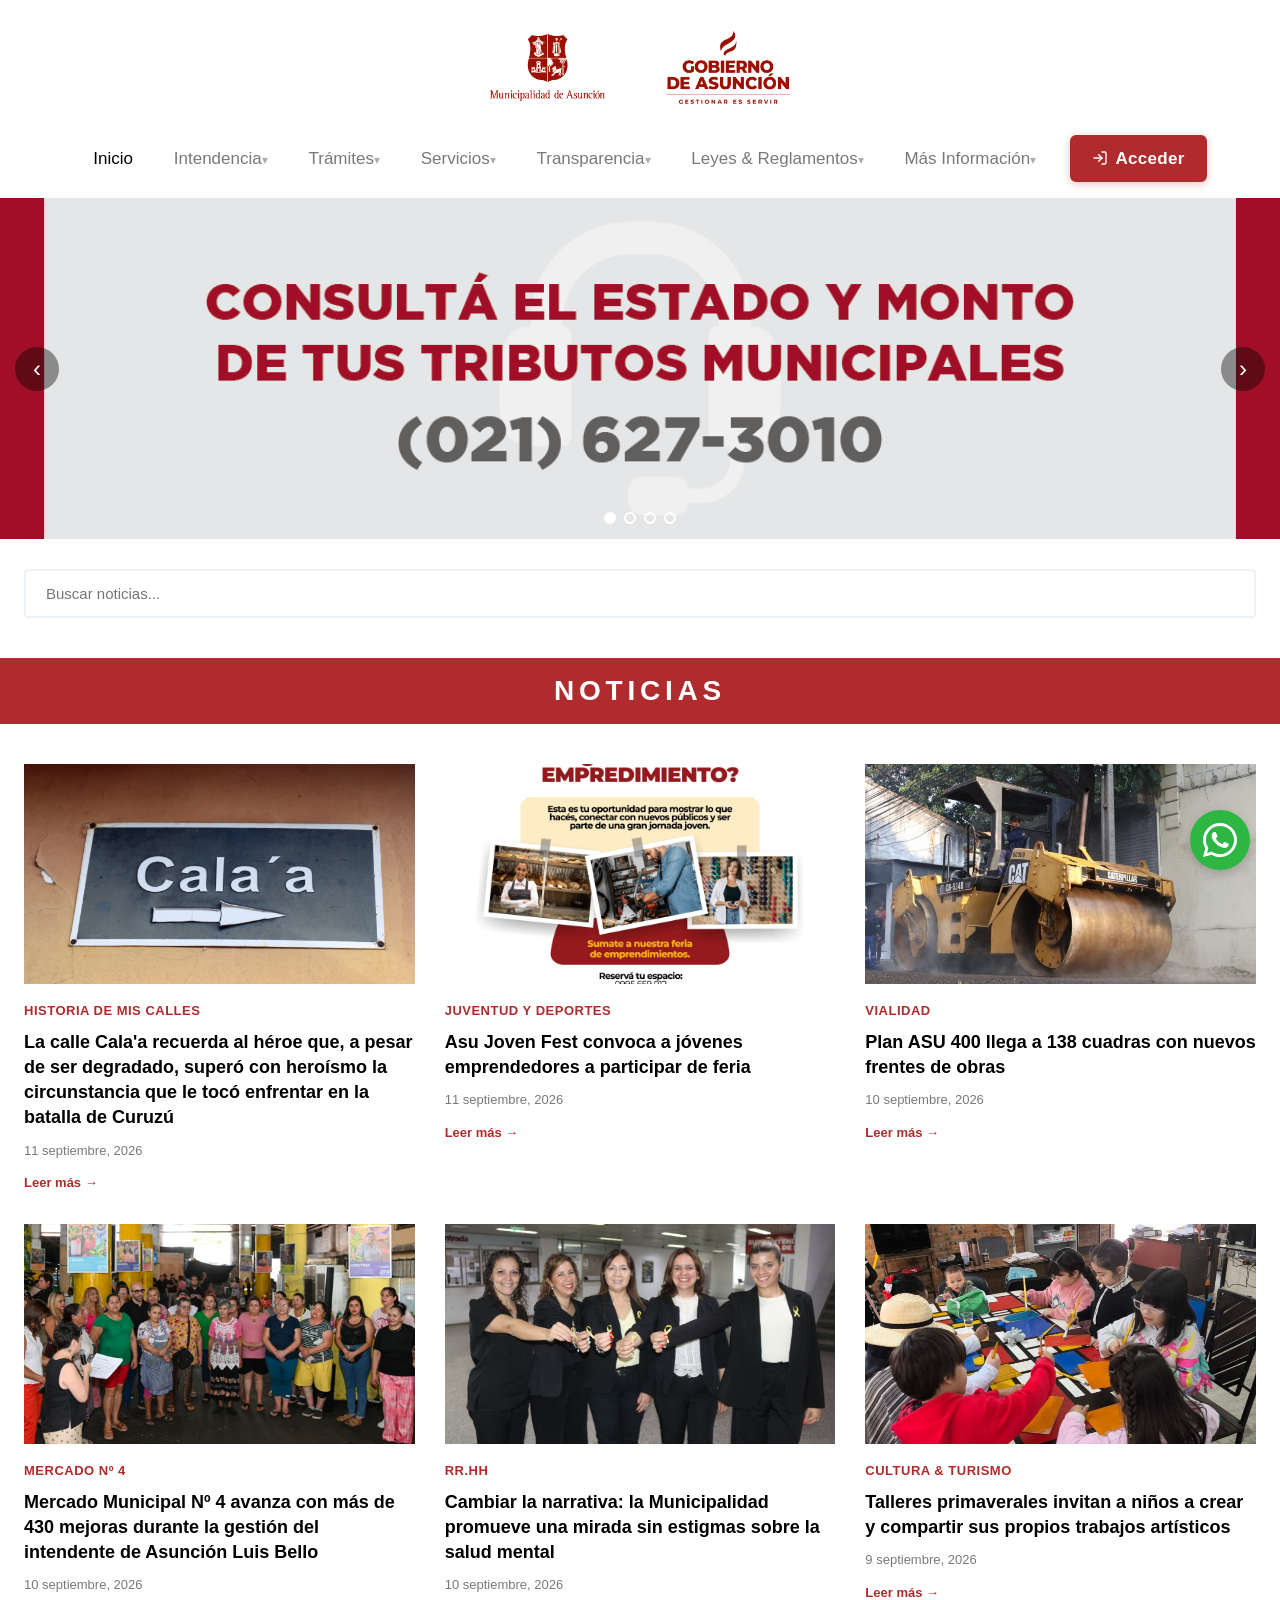
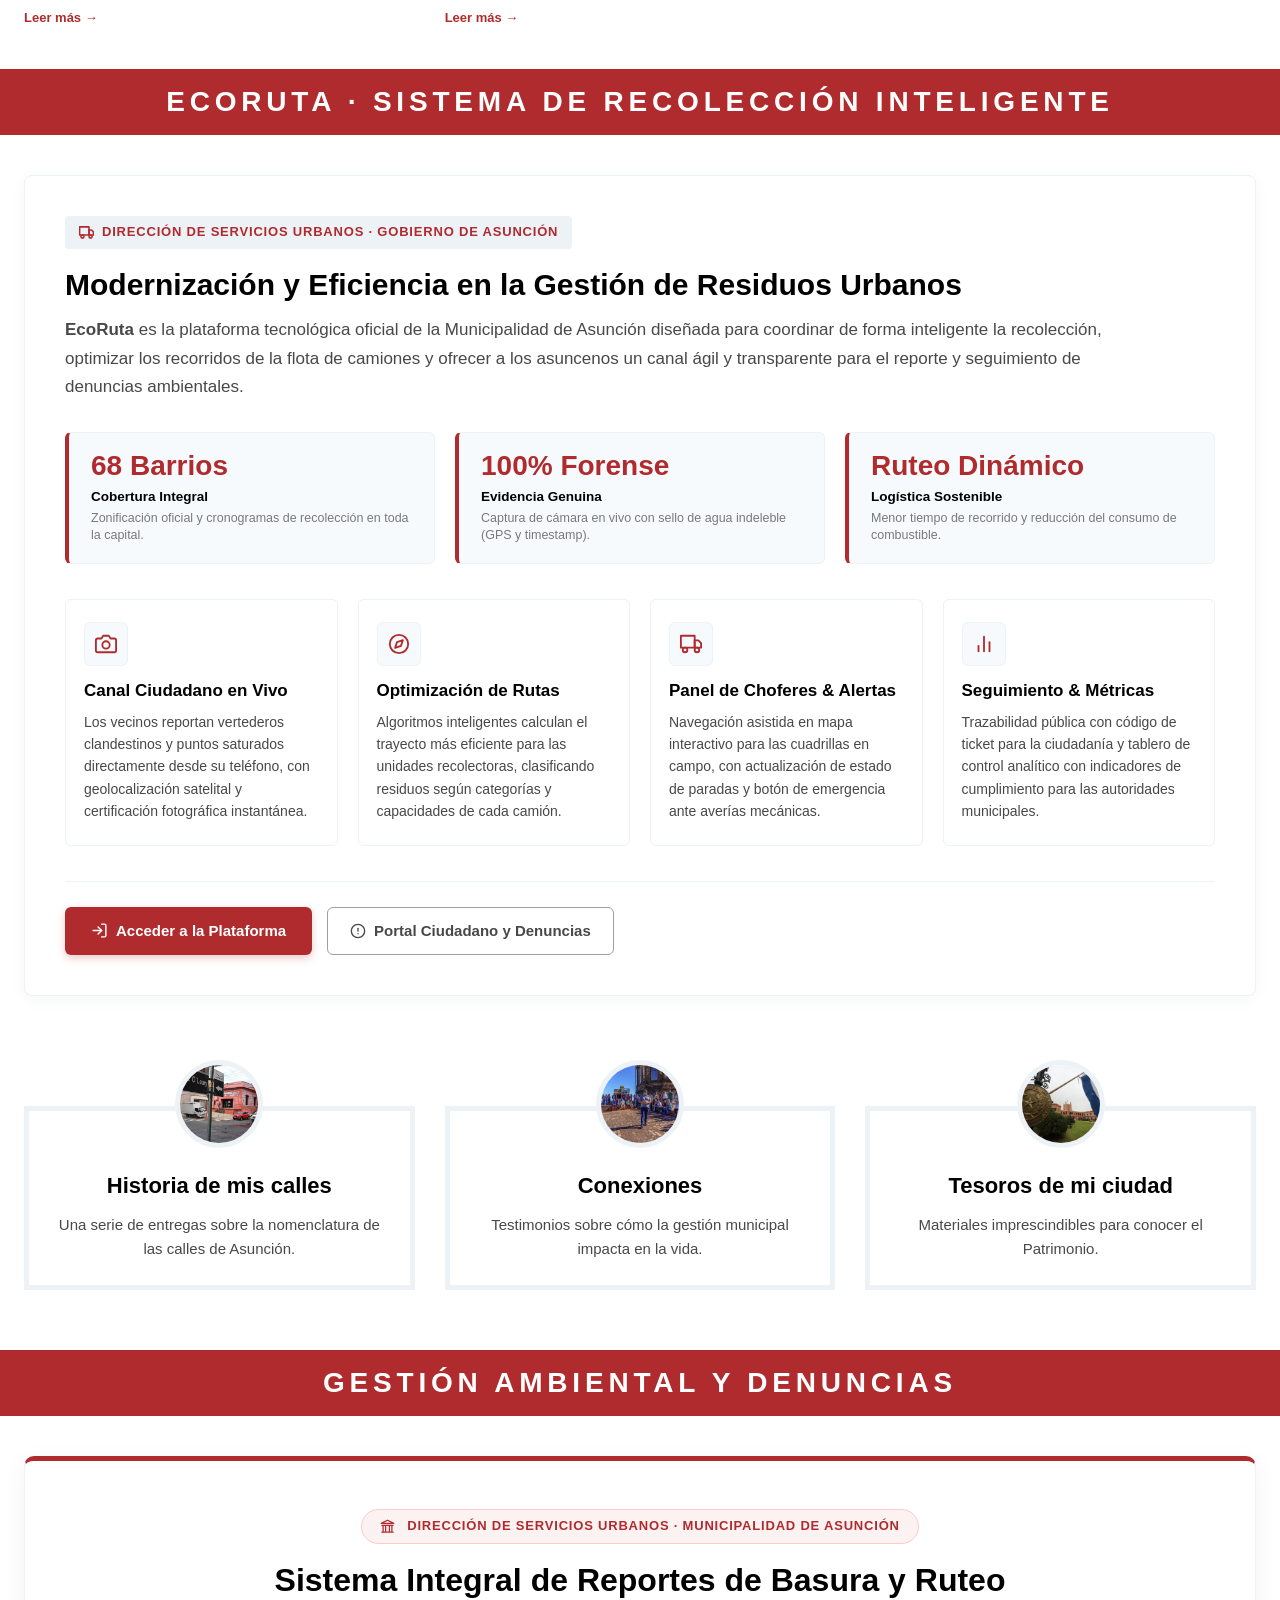
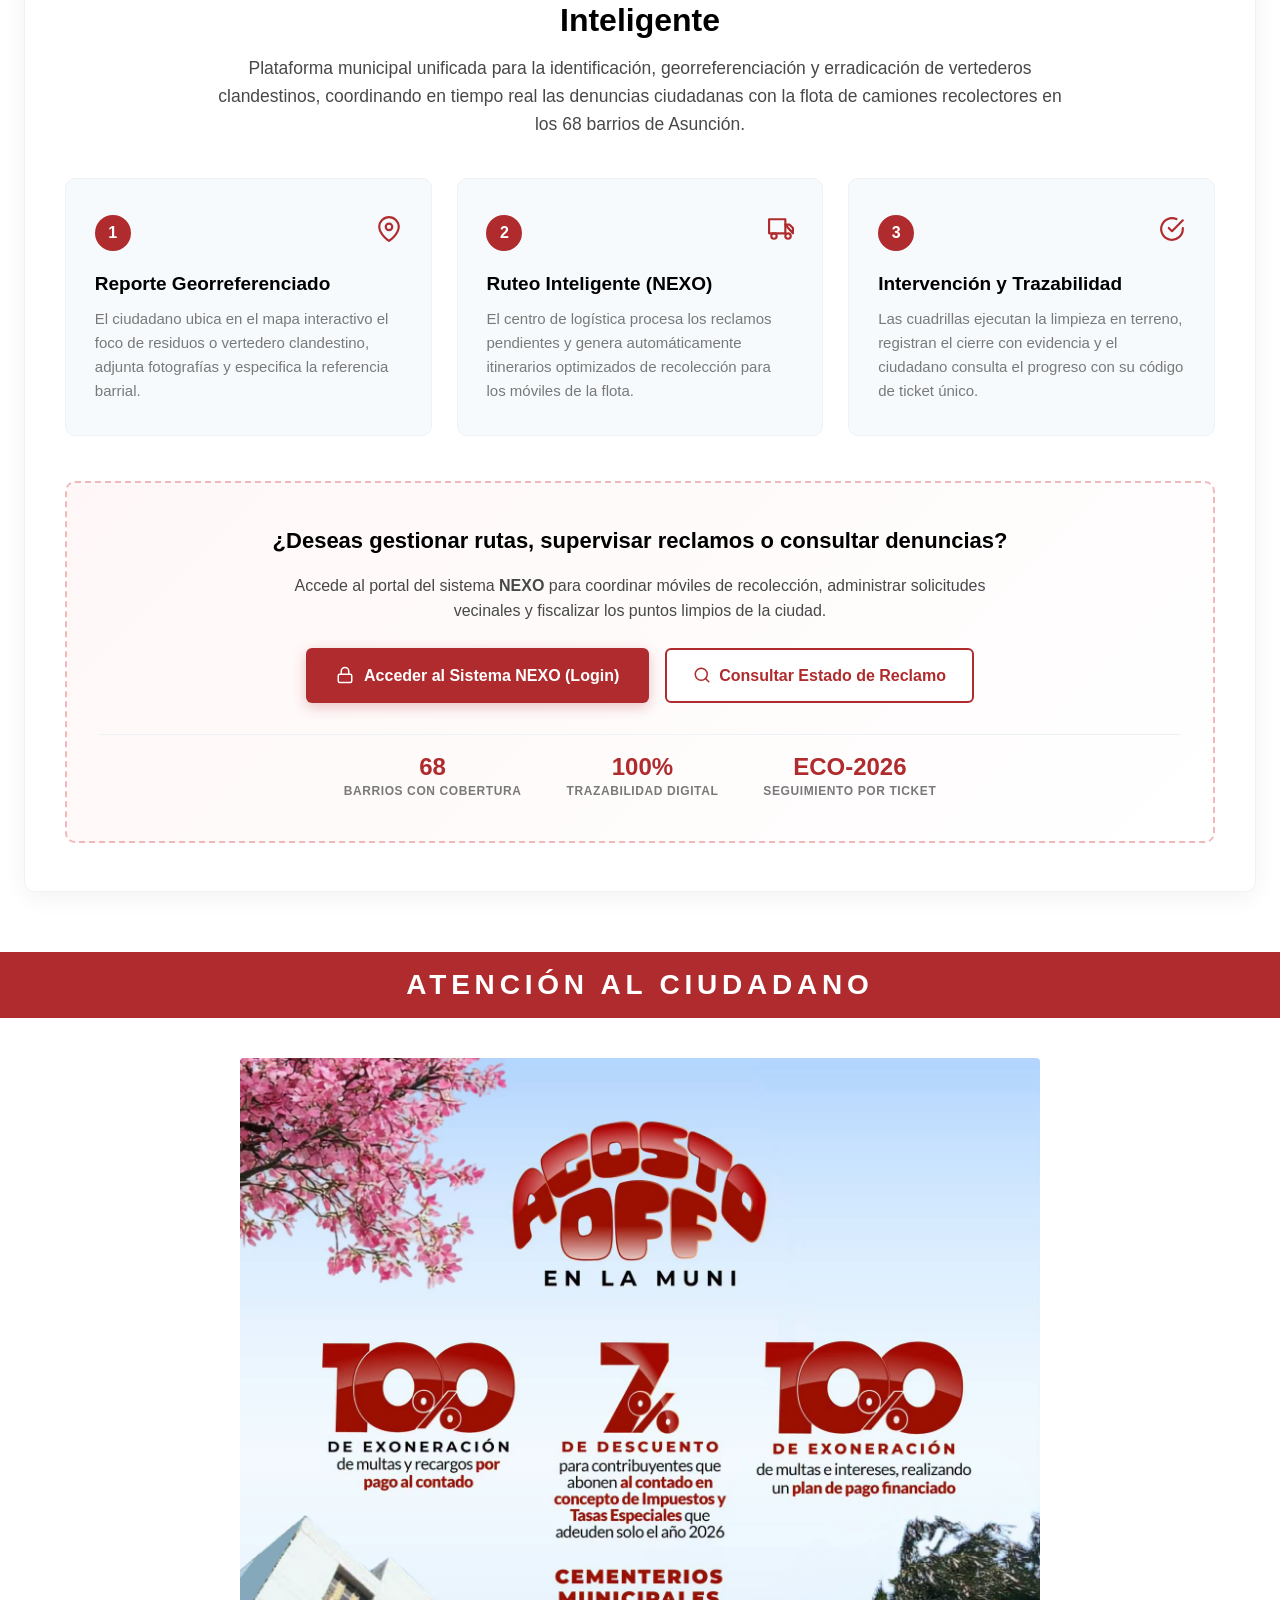
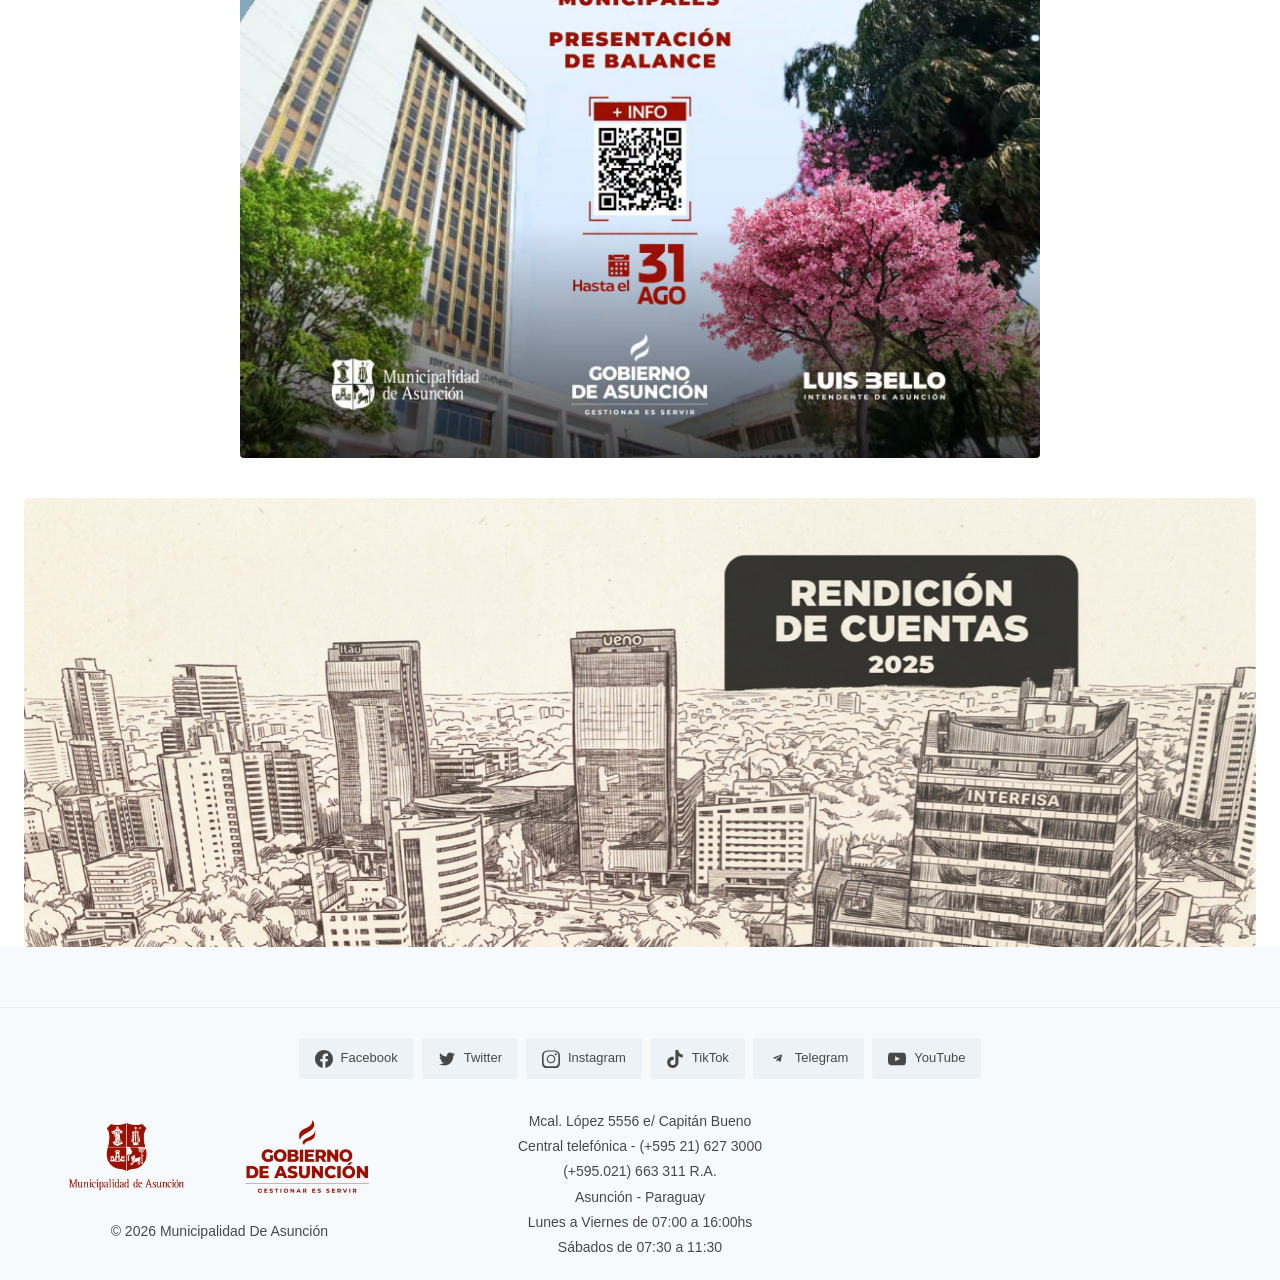
<file: frontend/portal.html>
<!DOCTYPE html>
<html lang="es">
<head>
<meta charset="UTF-8">
<meta name="viewport" content="width=device-width, initial-scale=1">
<title>Municipalidad De Asunción - Portal Ciudadano</title>
<style>
/* =====================================================
   VARIABLES (colores reales del sitio original)
   ===================================================== */
:root {
  --palette1: #b02b2d;
  --palette2: #912224;
  --palette3: #000000;
  --palette4: #484848;
  --palette5: #797979;
  --palette6: #a0a0a0;
  --palette7: #EDF2F7;
  --palette8: #F7FAFC;
  --palette9: #ffffff;
  --content-width: 1500px;
  --font-body: -apple-system, BlinkMacSystemFont, "Segoe UI", Roboto, Oxygen-Sans, Ubuntu, Cantarell, "Helvetica Neue", sans-serif;
}

* { margin: 0; padding: 0; box-sizing: border-box; }

body {
  font-family: var(--font-body);
  font-size: 17px;
  line-height: 1.6;
  color: var(--palette4);
  background: var(--palette8);
}

a { text-decoration: none; color: inherit; }
img { max-width: 100%; height: auto; display: block; }
button { font-family: inherit; }

.site { background: var(--palette9); max-width: 100%; margin: 0 auto; }
.site-container { max-width: var(--content-width); margin: 0 auto; padding: 0 1.5rem; }

/* =====================================================
   HEADER
   ===================================================== */
.site-header { background: transparent; padding: 20px 0 0; }
.header-top {
  display: flex;
  justify-content: center;
  align-items: center;
  padding: 0 1.5rem 20px;
  position: relative;
}
.logo-img { max-width: 300px; width: 100%; cursor: pointer; }

/* =====================================================
   NAV DESKTOP + DROPDOWNS
   ===================================================== */
.main-nav { padding: 0 1.5rem 15px; display: flex; justify-content: center; }
.main-nav ul { list-style: none; display: flex; flex-wrap: wrap; justify-content: center; }
.main-nav > ul > li { position: relative; }
.main-nav > ul > li > a {
  display: block;
  padding: 0.6em 1.2em;
  color: var(--palette5);
  font-size: 17px;
  font-weight: 400;
  transition: color .2s;
  cursor: pointer;
}
.main-nav > ul > li > a:hover { color: var(--palette1); }
.main-nav > ul > li.current-menu-item > a { color: var(--palette3); }
/* Botón de acceso al sistema NEXO en la navegación */
.main-nav a.nav-acceso {
  background: var(--palette1) !important;
  color: #ffffff !important;
  font-weight: 700 !important;
  border: 2px solid var(--palette1);
  border-radius: 6px;
  padding: 0.45em 1.2em !important;
  margin-left: 0.8em;
  display: inline-flex;
  align-items: center;
  gap: 7px;
  box-shadow: 0 2px 8px rgba(176, 43, 45, 0.28);
  transition: all .25s ease;
  letter-spacing: 0.3px;
}
.main-nav a.nav-acceso:hover {
  background: var(--palette2) !important;
  border-color: var(--palette2) !important;
  color: #ffffff !important;
  transform: translateY(-2px);
  box-shadow: 0 5px 14px rgba(176, 43, 45, 0.38);
}
.drawer-menu a.drawer-acceso {
  background: var(--palette1) !important;
  color: #ffffff !important;
  font-weight: 700;
  display: block;
  border-radius: 6px;
  padding: 0.85em 1.2em;
  margin: 12px 1.5rem;
  text-align: center;
  box-shadow: 0 3px 10px rgba(176, 43, 45, 0.3);
  transition: background .2s ease;
}
.drawer-menu a.drawer-acceso:hover {
  background: var(--palette2) !important;
}

/* =====================================================
   SECCIÓN DE PRESENTACIÓN: SISTEMA ECORUTA ASUNCIÓN
   (Diseño 100% integrado al estilo institucional del portal)
   ===================================================== */
.ecoruta-presentation {
  max-width: var(--content-width);
  margin: 0 auto 50px;
  padding: 0 1.5rem;
}
.ecoruta-card-main {
  background: #ffffff;
  border: 1px solid var(--palette7);
  border-radius: 8px;
  padding: 2.5rem;
  box-shadow: 0 4px 16px rgba(0, 0, 0, 0.04);
}
.ecoruta-header-tag {
  display: inline-flex;
  align-items: center;
  gap: 8px;
  background: var(--palette7);
  color: var(--palette1);
  font-size: 13px;
  font-weight: 700;
  text-transform: uppercase;
  letter-spacing: 0.8px;
  padding: 6px 14px;
  border-radius: 4px;
  margin-bottom: 16px;
}
.ecoruta-title {
  font-size: 30px;
  font-weight: 700;
  color: var(--palette3);
  line-height: 1.3;
  margin-bottom: 12px;
}
.ecoruta-lead {
  font-size: 17px;
  line-height: 1.7;
  color: var(--palette4);
  max-width: 1050px;
  margin-bottom: 30px;
}
.ecoruta-stats-row {
  display: grid;
  grid-template-columns: repeat(3, 1fr);
  gap: 20px;
  margin-bottom: 35px;
}
.ecoruta-stat-card {
  background: var(--palette8);
  border: 1px solid var(--palette7);
  border-radius: 6px;
  padding: 18px 22px;
  border-left: 4px solid var(--palette1);
  transition: transform .2s ease;
}
.ecoruta-stat-card:hover {
  transform: translateY(-2px);
}
.ecoruta-stat-num {
  font-size: 28px;
  font-weight: 800;
  color: var(--palette1);
  line-height: 1.1;
  margin-bottom: 4px;
}
.ecoruta-stat-label {
  font-size: 13.5px;
  font-weight: 600;
  color: var(--palette3);
  margin-bottom: 2px;
}
.ecoruta-stat-desc {
  font-size: 12.5px;
  color: var(--palette5);
  line-height: 1.4;
}
.ecoruta-grid {
  display: grid;
  grid-template-columns: repeat(4, 1fr);
  gap: 20px;
  margin-bottom: 35px;
}
.ecoruta-feature-card {
  background: #ffffff;
  border: 1px solid var(--palette7);
  border-radius: 6px;
  padding: 22px 18px;
  transition: transform .25s ease, box-shadow .25s ease, border-color .25s ease;
  display: flex;
  flex-direction: column;
}
.ecoruta-feature-card:hover {
  transform: translateY(-4px);
  box-shadow: 0 8px 24px rgba(176, 43, 45, 0.08);
  border-color: rgba(176, 43, 45, 0.3);
}
.ecoruta-feature-icon {
  width: 44px;
  height: 44px;
  background: var(--palette8);
  border: 1px solid var(--palette7);
  border-radius: 6px;
  display: flex;
  align-items: center;
  justify-content: center;
  margin-bottom: 14px;
  color: var(--palette1);
}
.ecoruta-feature-icon svg {
  width: 22px;
  height: 22px;
  stroke: currentColor;
}
.ecoruta-feature-title {
  font-size: 17px;
  font-weight: 700;
  color: var(--palette3);
  margin-bottom: 8px;
  line-height: 1.35;
}
.ecoruta-feature-text {
  font-size: 14px;
  color: var(--palette4);
  line-height: 1.6;
  flex: 1;
}
.ecoruta-actions-row {
  display: flex;
  align-items: center;
  flex-wrap: wrap;
  gap: 15px;
  padding-top: 25px;
  border-top: 1px solid var(--palette7);
}
.ecoruta-btn-cta {
  display: inline-flex;
  align-items: center;
  gap: 8px;
  background: var(--palette1);
  color: #ffffff !important;
  font-size: 15px;
  font-weight: 700;
  padding: 12px 26px;
  border-radius: 6px;
  transition: all .2s ease;
  box-shadow: 0 3px 8px rgba(176, 43, 45, 0.25);
  text-decoration: none;
}
.ecoruta-btn-cta:hover {
  background: var(--palette2);
  transform: translateY(-1px);
  box-shadow: 0 6px 14px rgba(145, 34, 36, 0.35);
}
.ecoruta-btn-cta svg {
  width: 17px;
  height: 17px;
  stroke: currentColor;
}
.ecoruta-btn-outline {
  display: inline-flex;
  align-items: center;
  gap: 8px;
  background: #ffffff;
  color: var(--palette4) !important;
  font-size: 15px;
  font-weight: 600;
  padding: 11px 22px;
  border-radius: 6px;
  border: 1px solid var(--palette6);
  transition: all .2s ease;
  text-decoration: none;
}
.ecoruta-btn-outline:hover {
  background: var(--palette8);
  color: var(--palette1) !important;
  border-color: var(--palette1);
}
@media (max-width: 1024px) {
  .ecoruta-stats-row { grid-template-columns: repeat(3, 1fr); }
  .ecoruta-grid { grid-template-columns: repeat(2, 1fr); }
}
@media (max-width: 767px) {
  .ecoruta-card-main { padding: 1.5rem; }
  .ecoruta-title { font-size: 22px; }
  .ecoruta-stats-row { grid-template-columns: 1fr; }
  .ecoruta-grid { grid-template-columns: 1fr; }
}

.main-nav > ul > li.has-children > a::after {
  content: ' ▾';
  font-size: 12px;
  opacity: .6;
  display: inline-block;
  transition: transform .25s ease;
}
.main-nav > ul > li.has-children:hover > a::after { transform: rotate(180deg); }

.main-nav .sub-menu {
  position: absolute;
  top: 100%; left: 0;
  background: var(--palette3);
  box-shadow: 0 2px 13px rgba(0,0,0,.1);
  min-width: 220px;
  z-index: 100;
  padding: 0; margin: 0; list-style: none;
  opacity: 0; visibility: hidden; transform: translateY(-8px);
  pointer-events: none;
  transition: opacity .25s ease, transform .25s ease, visibility 0s linear .25s;
}
.main-nav > ul > li:hover > .sub-menu,
.main-nav > ul > li:focus-within > .sub-menu {
  opacity: 1; visibility: visible; transform: translateY(0);
  pointer-events: auto;
  transition: opacity .25s ease, transform .25s ease, visibility 0s linear 0s;
}
.main-nav .sub-menu li { position: relative; }
.main-nav .sub-menu li a {
  display: block;
  padding: 1em;
  width: 220px;
  color: var(--palette8);
  font-size: 12px;
  border-bottom: 1px solid rgba(255,255,255,.1);
  transition: background .2s, color .2s, padding-left .2s;
}
.main-nav .sub-menu li a:hover {
  background: var(--palette4);
  color: var(--palette9);
  padding-left: 1.3em;
}
.main-nav .sub-menu .sub-menu { top: 0; left: 100%; transform: translateX(-8px); }
.main-nav .sub-menu li:hover > .sub-menu,
.main-nav .sub-menu li:focus-within > .sub-menu { transform: translateX(0); }

/* =====================================================
   SLIDER
   ===================================================== */
.slider {
  position: relative; width: 100%; overflow: hidden;
  background: #000; aspect-ratio: 1657 / 442;
}
.slides-track { position: relative; width: 100%; height: 100%; }
.slide {
  position: absolute; inset: 0;
  opacity: 0; visibility: hidden;
  transition: opacity .6s ease, visibility 0s linear .6s;
  z-index: 1;
}
.slide.active {
  opacity: 1; visibility: visible; z-index: 2;
  transition: opacity .6s ease, visibility 0s linear 0s;
}
.slide img { width: 100%; height: 100%; object-fit: cover; display: block; }

.slider-dots {
  position: absolute; bottom: 15px; left: 50%;
  transform: translateX(-50%);
  display: flex; gap: 8px; z-index: 10;
}
.slider-dots button {
  width: 12px; height: 12px; border-radius: 50%;
  border: 2px solid #fff; background: transparent;
  cursor: pointer; padding: 0;
  transition: background .2s, transform .2s;
}
.slider-dots button:hover { transform: scale(1.3); }
.slider-dots button.active { background: #fff; }

.slider-arrow {
  position: absolute; top: 50%; transform: translateY(-50%);
  background: rgba(0,0,0,.4); color: #fff;
  border: none; width: 44px; height: 44px;
  font-size: 24px; cursor: pointer; z-index: 10; border-radius: 50%;
  display: flex; align-items: center; justify-content: center;
  transition: background .2s, transform .2s;
}
.slider-arrow.prev { left: 15px; }
.slider-arrow.next { right: 15px; }
.slider-arrow:hover { background: rgba(0,0,0,.7); transform: translateY(-50%) scale(1.1); }

/* =====================================================
   SECCIONES
   ===================================================== */
.section-title {
  background: var(--palette1);
  color: #fff;
  text-align: center;
  text-transform: uppercase;
  letter-spacing: 4.8px;
  font-size: 28px;
  font-weight: 700;
  line-height: 50px;
  padding: 8px 20px;
  margin: 40px auto;
}

.noticias-grid {
  display: grid;
  grid-template-columns: repeat(3, 1fr);
  gap: 30px;
  padding: 0 1.5rem;
  max-width: var(--content-width);
  margin: 0 auto 40px;
}
.noticia { display: flex; flex-direction: column; cursor: pointer; }
.noticia-thumb { margin-bottom: 1em; overflow: hidden; }
.noticia-thumb img {
  width: 100%; aspect-ratio: 16/9; object-fit: cover;
  transition: transform .4s ease;
}
.noticia:hover .noticia-thumb img { transform: scale(1.05); }
.noticia-cat {
  font-size: 13px; color: var(--palette1);
  text-transform: uppercase; font-weight: 600;
  margin-bottom: 8px; letter-spacing: .5px;
}
.noticia-title {
  font-size: 18px; color: var(--palette3);
  font-weight: 700; line-height: 1.4;
  margin-bottom: 10px; transition: color .2s;
}
.noticia:hover .noticia-title { color: var(--palette1); }
.noticia-date { font-size: 13px; color: var(--palette5); margin-bottom: 12px; }
.noticia-more {
  color: var(--palette1); font-weight: 600; font-size: 13px;
  display: inline-flex; align-items: center; gap: 5px;
  transition: color .2s;
}
.noticia:hover .noticia-more { color: var(--palette2); }

.infobox-row {
  display: grid;
  grid-template-columns: repeat(3, 1fr);
  gap: 30px;
  padding: 0 1.5rem;
  max-width: var(--content-width);
  margin: 60px auto;
}
.infobox {
  background: #fff;
  border: 5px solid var(--palette7);
  padding: 1.5rem;
  margin-top: 50px;
  text-align: left;
  transition: transform .25s ease, box-shadow .25s ease;
  cursor: pointer;
  display: block;
}
.infobox:hover {
  transform: translateY(-6px);
  box-shadow: 0 8px 20px rgba(176,43,45,.12);
}
.infobox-media {
  margin-top: -75px; margin-bottom: 20px;
  display: flex; justify-content: center;
}
.infobox-media img {
  max-width: 88px; border: 5px solid var(--palette7);
  background: #fff; border-radius: 50%;
  width: 88px; height: 88px; object-fit: cover;
}
.infobox h2 {
  font-size: 22px; color: var(--palette3);
  font-weight: 700; margin: 5px 0 10px;
  text-align: center;
}
.infobox p { color: var(--palette4); font-size: 15px; text-align: center; }

.banner-destacado {
  max-width: var(--content-width);
  margin: 40px auto; padding: 0 1.5rem;
}
.banner-destacado img { width: 100%; border-radius: 4px; }
.banner-destacado a { display: block; }

/* =====================================================
   FOOTER
   ===================================================== */
.site-footer {
  background: var(--palette8);
  border-top: 1px solid var(--palette7);
  padding: 30px 1.5rem 20px;
  margin-top: 60px;
}
.footer-social {
  display: flex; justify-content: center;
  flex-wrap: wrap; gap: 10px; margin-bottom: 30px;
}

 .footer-social {
  display: flex;
  justify-content: center;
  flex-wrap: wrap;
  gap: 8px;
  margin-bottom: 30px;
}

.footer-social a {
  display: inline-flex;
  align-items: center;
  gap: 8px;
  background: var(--palette7);
  color: var(--palette4);
  padding: 10px 16px;
  border-radius: 3px;
  font-size: 13px;
  font-weight: 500;
  transition: background .2s, color .2s;
}

.footer-social a:hover {
  background: var(--palette1);
  color: #fff;
}

.footer-social a svg {
  width: 16px;
  height: 16px;
  flex-shrink: 0;
}
.footer-social a svg {
  width: 18px;
  height: 18px;
  flex-shrink: 0;
}
.footer-social a span {
  display: inline-block;
}
.footer-social a:hover {
  background: var(--palette2);
  transform: translateY(-2px);
}
.footer-grid {
  max-width: var(--content-width);
  margin: 0 auto;
  display: grid;
  grid-template-columns: repeat(3, 1fr);
  gap: 30px; text-align: center;
}
.footer-col { font-size: 14px; color: var(--palette4); line-height: 1.8; }
.footer-col img { max-width: 300px; margin: 0 auto 15px; }

/* =====================================================
   WHATSAPP FLOTANTE
   ===================================================== */
.wa-btn {
  position: fixed; bottom: 30px; right: 30px;
  width: 60px; height: 60px;
  background: #2db742; border-radius: 50%;
  display: flex; align-items: center; justify-content: center;
  cursor: pointer;
  box-shadow: 0 4px 12px rgba(0,0,0,.2);
  z-index: 999;
  transition: transform .2s;
  border: none;
}
.wa-btn:hover { transform: scale(1.1); }
.wa-btn svg { width: 34px; height: 34px; }

/* =====================================================
   DRAWER MOBILE
   ===================================================== */
.mobile-toggle {
  display: none; background: transparent; border: none;
  cursor: pointer; padding: 0.4em 0.6em;
  font-size: 20px; color: var(--palette5);
}
.drawer-overlay {
  position: fixed; inset: 0;
  background: rgba(0,0,0,.5);
  opacity: 0; visibility: hidden;
  transition: opacity .3s ease, visibility 0s linear .3s;
  z-index: 9998;
}
.drawer-overlay.open {
  opacity: 1; visibility: visible;
  transition: opacity .3s ease, visibility 0s linear 0s;
}
.mobile-drawer {
  position: fixed; top: 0; right: 0;
  width: 320px; max-width: 85vw; height: 100vh;
  background: var(--palette3); color: #fff;
  z-index: 9999;
  transform: translateX(100%);
  transition: transform .3s ease;
  overflow-y: auto;
  -webkit-overflow-scrolling: touch;
}
.mobile-drawer.open { transform: translateX(0); }
.drawer-header {
  display: flex; justify-content: flex-end;
  padding: 15px 20px;
  border-bottom: 1px solid rgba(255,255,255,.1);
}
.drawer-close {
  background: transparent; border: none; color: #fff;
  font-size: 28px; cursor: pointer; padding: 0 8px;
  line-height: 1; transition: color .2s;
}
.drawer-close:hover { color: var(--palette1); }
.drawer-menu { list-style: none; padding: 0; margin: 0; }
.drawer-menu li { border-bottom: 1px solid rgba(255,255,255,.1); }
.drawer-menu > li > a,
.drawer-menu > li > .drawer-toggle-row {
  display: flex; align-items: center; justify-content: space-between;
  width: 100%; padding: 1em 20px;
  color: var(--palette8); font-size: 14px;
  background: transparent; border: none;
  text-align: left; cursor: pointer;
  transition: background .2s, color .2s;
}
.drawer-menu > li > a:hover,
.drawer-menu > li > .drawer-toggle-row:hover {
  background: rgba(255,255,255,.05); color: #fff;
}
.drawer-menu > li.current > a { color: var(--palette1); }
.drawer-toggle-icon { font-size: 14px; transition: transform .25s ease; }
.drawer-menu li.open > .drawer-toggle-row .drawer-toggle-icon { transform: rotate(180deg); }
.drawer-submenu {
  list-style: none; max-height: 0; overflow: hidden;
  background: rgba(255,255,255,.03);
  transition: max-height .35s ease;
}
.drawer-menu li.open > .drawer-submenu { max-height: 1000px; }
.drawer-submenu li a {
  display: block;
  padding: .8em 20px .8em 40px;
  color: var(--palette6); font-size: 13px;
  border-bottom: 1px solid rgba(255,255,255,.05);
  transition: color .2s, background .2s;
}
.drawer-submenu li a:hover { color: #fff; background: rgba(255,255,255,.05); }

/* =====================================================
   BUSCADOR
   ===================================================== */
.search-bar {
  max-width: var(--content-width);
  margin: 30px auto 0;
  padding: 0 1.5rem;
}
.search-bar input {
  width: 100%;
  padding: 14px 20px;
  border: 2px solid var(--palette7);
  border-radius: 4px;
  font-size: 15px;
  font-family: inherit;
  outline: none;
  transition: border-color .2s;
}
.search-bar input:focus { border-color: var(--palette1); }

/* =====================================================
   VISTA DETALLE
   ===================================================== */
.vista-detalle { max-width: 900px; margin: 40px auto; padding: 0 1.5rem; }
.vista-detalle .volver {
  display: inline-flex; align-items: center; gap: 6px;
  color: var(--palette1); font-weight: 600;
  font-size: 14px; margin-bottom: 25px;
  cursor: pointer;
  transition: color .2s;
}
.vista-detalle .volver:hover { color: var(--palette2); }
.vista-detalle .cat {
  font-size: 13px; color: var(--palette1);
  text-transform: uppercase; font-weight: 600;
  letter-spacing: .5px; margin-bottom: 10px;
}
.vista-detalle h1 {
  font-size: 34px; color: var(--palette3);
  font-weight: 700; line-height: 1.3;
  margin-bottom: 15px;
}
.vista-detalle .fecha { font-size: 14px; color: var(--palette5); margin-bottom: 25px; }
.vista-detalle img.principal { width: 100%; border-radius: 4px; margin-bottom: 30px; }
.vista-detalle .cuerpo p {
  font-size: 17px; line-height: 1.8;
  color: var(--palette4); margin-bottom: 18px;
}

.vista-generica {
  max-width: 900px;
  margin: 40px auto;
  padding: 0 1.5rem;
  text-align: center;
}
.vista-generica h1 {
  font-size: 34px; color: var(--palette3);
  font-weight: 700; margin-bottom: 20px;
}
.vista-generica p {
  font-size: 17px; line-height: 1.8;
  color: var(--palette4); margin-bottom: 30px;
}
.vista-generica .placeholder-box {
  background: var(--palette7);
  border: 2px dashed var(--palette6);
  border-radius: 8px;
  padding: 60px 20px;
  color: var(--palette5);
  font-size: 15px;
}

/* =====================================================
   RESPONSIVE
   ===================================================== */
@media (max-width: 1024px) {
  .noticias-grid, .infobox-row { grid-template-columns: repeat(2, 1fr); }
}
@media (max-width: 767px) {
  body { font-size: 15px; }
  .main-nav { display: none; }
  .mobile-toggle { display: block; }
  .header-top { justify-content: center; padding-bottom: 10px; }
  .logo-img { max-width: 250px; }
  .mobile-toggle {
    position: absolute; top: 50%; right: 1.5rem;
    transform: translateY(-50%);
  }
  .noticias-grid, .infobox-row, .footer-grid { grid-template-columns: 1fr; }
  .section-title { font-size: 20px; letter-spacing: 2px; line-height: 40px; }
  .slider { aspect-ratio: 16 / 9; }
  .slider-arrow { width: 36px; height: 36px; font-size: 20px; }
  .vista-detalle h1, .vista-generica h1 { font-size: 24px; }
}
body.drawer-open { overflow: hidden; }

/* =====================================================
   SECCIÓN INFORMATIVA: ECO-RUTA Y DENUNCIAS MUNICIPALES
   ===================================================== */
.denuncias-container {
  max-width: var(--content-width);
  margin: 20px auto 60px;
  padding: 0 1.5rem;
}
.denuncias-card {
  background: #ffffff;
  border: 1px solid var(--palette7);
  border-top: 5px solid var(--palette1);
  border-radius: 10px;
  box-shadow: 0 6px 24px rgba(0, 0, 0, 0.05);
  padding: 3rem 2.5rem;
  position: relative;
}
.denuncias-header {
  text-align: center;
  max-width: 860px;
  margin: 0 auto 2.5rem;
}
.denuncias-badge {
  display: inline-flex;
  align-items: center;
  gap: 6px;
  background: #fdf2f2;
  color: var(--palette1);
  border: 1px solid #fecaca;
  font-size: 13px;
  font-weight: 700;
  text-transform: uppercase;
  letter-spacing: 0.8px;
  padding: 6px 18px;
  border-radius: 30px;
  margin-bottom: 16px;
}
.denuncias-header h3 {
  font-size: 32px;
  color: var(--palette3);
  font-weight: 800;
  line-height: 1.25;
  margin-bottom: 14px;
}
.denuncias-header p {
  color: var(--palette4);
  font-size: 17.5px;
  line-height: 1.6;
}
.denuncias-grid {
  display: grid;
  grid-template-columns: repeat(3, 1fr);
  gap: 25px;
  margin-bottom: 2.8rem;
}
.denuncia-step {
  background: var(--palette8);
  border: 1px solid var(--palette7);
  border-radius: 10px;
  padding: 2rem 1.8rem;
  transition: transform 0.25s ease, box-shadow 0.25s ease, border-color 0.25s ease;
  display: flex;
  flex-direction: column;
}
.denuncia-step:hover {
  transform: translateY(-6px);
  box-shadow: 0 10px 22px rgba(176, 43, 45, 0.08);
  border-color: #cbd5e1;
}
.step-header {
  display: flex;
  align-items: center;
  justify-content: space-between;
  margin-bottom: 16px;
}
.step-number {
  width: 36px;
  height: 36px;
  border-radius: 50%;
  background: var(--palette1);
  color: #ffffff;
  display: flex;
  align-items: center;
  justify-content: center;
  font-weight: 800;
  font-size: 16px;
}
.step-icon {
  font-size: 28px;
}
.denuncia-step h4 {
  font-size: 19px;
  color: var(--palette3);
  font-weight: 700;
  margin-bottom: 10px;
  line-height: 1.35;
}
.denuncia-step p {
  font-size: 15px;
  color: var(--palette5);
  line-height: 1.6;
}
.denuncias-cta-box {
  background: linear-gradient(135deg, #fff7f7 0%, #ffffff 100%);
  border: 2px dashed #f0b8b9;
  border-radius: 10px;
  padding: 2.5rem 2rem;
  text-align: center;
  display: flex;
  flex-direction: column;
  align-items: center;
  gap: 16px;
}
.denuncias-cta-title {
  font-size: 22px;
  font-weight: 800;
  color: var(--palette3);
}
.denuncias-cta-desc {
  max-width: 720px;
  font-size: 16px;
  color: var(--palette4);
  line-height: 1.55;
}
.denuncias-actions {
  display: flex;
  gap: 16px;
  flex-wrap: wrap;
  justify-content: center;
  margin-top: 8px;
}
.btn-muni-principal {
  background: var(--palette1);
  color: #ffffff !important;
  font-size: 16px;
  font-weight: 700;
  padding: 13px 30px;
  border-radius: 6px;
  display: inline-flex;
  align-items: center;
  gap: 10px;
  box-shadow: 0 4px 14px rgba(176, 43, 45, 0.28);
  transition: all 0.25s ease;
  text-decoration: none;
  cursor: pointer;
}
.btn-muni-principal:hover {
  background: var(--palette2);
  transform: translateY(-2px);
  box-shadow: 0 6px 18px rgba(176, 43, 45, 0.4);
  color: #ffffff !important;
}
.btn-muni-secundario {
  background: #ffffff;
  color: var(--palette1) !important;
  border: 2px solid var(--palette1);
  font-size: 16px;
  font-weight: 700;
  padding: 13px 26px;
  border-radius: 6px;
  display: inline-flex;
  align-items: center;
  gap: 8px;
  transition: all 0.25s ease;
  text-decoration: none;
  cursor: pointer;
}
.btn-muni-secundario:hover {
  background: #fdf2f2;
  transform: translateY(-2px);
  color: var(--palette1) !important;
}
.denuncias-stats-row {
  display: flex;
  justify-content: center;
  gap: 45px;
  margin-top: 15px;
  padding-top: 18px;
  border-top: 1px solid var(--palette7);
  width: 100%;
}
.stat-pill {
  text-align: center;
}
.stat-val {
  font-size: 24px;
  font-weight: 800;
  color: var(--palette1);
  line-height: 1.2;
}
.stat-lbl {
  font-size: 12px;
  color: var(--palette5);
  text-transform: uppercase;
  letter-spacing: 0.6px;
  font-weight: 600;
}
@media (max-width: 900px) {
  .denuncias-grid { grid-template-columns: 1fr; }
  .denuncias-stats-row { flex-direction: column; gap: 14px; }
  .denuncias-header h3 { font-size: 25px; }
  .denuncias-card { padding: 2rem 1.5rem; }
}
</style>
</head>
<body>

<div class="site">

  <!-- ===== HEADER ===== -->
  <header class="site-header">
    <div class="header-top">
      <!-- LOGO: img/logo.png -->
      <img class="logo-img"
           src="img/logo.png"
           alt="Municipalidad De Asunción"
           onclick="navigateTo('#/')"
           onerror="this.src='https://placehold.co/600x180/ffffff/b02b2d?text=img%2Flogo.png'">
      <button class="mobile-toggle" id="openDrawer" aria-label="Abrir menú">☰</button>
    </div>

    <nav class="main-nav">
      <ul id="navDesktop"></ul>
    </nav>
  </header>

  <!-- ===== CONTENIDO DINÁMICO ===== -->
  <main id="app"></main>

</div>

<!-- ===== FOOTER ===== -->
<footer class="site-footer">
 <div class="footer-social">
  <a href="https://www.facebook.com/asuncionmuni" target="_blank" rel="noopener" aria-label="Facebook">
    <svg fill="currentColor" viewBox="0 0 32 32" width="20" height="20"><path d="M31.997 15.999c0-8.836-7.163-15.999-15.999-15.999s-15.999 7.163-15.999 15.999c0 7.985 5.851 14.604 13.499 15.804v-11.18h-4.062v-4.625h4.062v-3.525c0-4.010 2.389-6.225 6.043-6.225 1.75 0 3.581 0.313 3.581 0.313v3.937h-2.017c-1.987 0-2.607 1.233-2.607 2.498v3.001h4.437l-0.709 4.625h-3.728v11.18c7.649-1.2 13.499-7.819 13.499-15.804z"/></svg>
    <span>Facebook</span>
  </a>
  <a href="https://twitter.com/AsuncionMuni" target="_blank" rel="noopener" aria-label="Twitter">
    <svg fill="currentColor" viewBox="0 0 26 28" width="20" height="20"><path d="M25.312 6.375c-0.688 1-1.547 1.891-2.531 2.609 0.016 0.219 0.016 0.438 0.016 0.656 0 6.672-5.078 14.359-14.359 14.359-2.859 0-5.516-0.828-7.75-2.266 0.406 0.047 0.797 0.063 1.219 0.063 2.359 0 4.531-0.797 6.266-2.156-2.219-0.047-4.078-1.5-4.719-3.5 0.313 0.047 0.625 0.078 0.953 0.078 0.453 0 0.906-0.063 1.328-0.172-2.312-0.469-4.047-2.5-4.047-4.953v-0.063c0.672 0.375 1.453 0.609 2.281 0.641-1.359-0.906-2.25-2.453-2.25-4.203 0-0.938 0.25-1.797 0.688-2.547 2.484 3.062 6.219 5.063 10.406 5.281-0.078-0.375-0.125-0.766-0.125-1.156 0-2.781 2.25-5.047 5.047-5.047 1.453 0 2.766 0.609 3.687 1.594 1.141-0.219 2.234-0.641 3.203-1.219-0.375 1.172-1.172 2.156-2.219 2.781 1.016-0.109 2-0.391 2.906-0.781z"/></svg>
    <span>Twitter</span>
  </a>
  <a href="https://www.instagram.com/muniasu" target="_blank" rel="noopener" aria-label="Instagram">
    <svg fill="currentColor" viewBox="0 0 32 32" width="20" height="20"><path d="M16 2.882c4.271 0 4.777 0.016 6.462 0.093 1.56 0.071 2.406 0.332 2.969 0.551 0.746 0.29 1.278 0.636 1.838 1.196 0.56 0.56 0.906 1.092 1.196 1.838 0.219 0.563 0.48 1.409 0.551 2.969 0.077 1.685 0.093 2.191 0.093 6.462s-0.016 4.777-0.093 6.462c-0.071 1.56-0.332 2.406-0.551 2.969-0.29 0.746-0.636 1.278-1.196 1.838-0.56 0.56-1.092 0.906-1.838 1.196-0.563 0.219-1.409 0.48-2.969 0.551-1.685 0.077-2.191 0.093-6.462 0.093s-4.777-0.016-6.462-0.093c-1.56-0.071-2.406-0.332-2.969-0.551-0.746-0.29-1.278-0.636-1.838-1.196-0.56-0.56-0.906-1.092-1.196-1.838-0.219-0.563-0.48-1.409-0.551-2.969-0.077-1.685-0.093-2.191-0.093-6.462s0.016-4.777 0.093-6.462c0.071-1.56 0.332-2.406 0.551-2.969 0.29-0.746 0.636-1.278 1.196-1.838 0.56-0.56 1.092-0.906 1.838-1.196 0.563-0.219 1.409-0.48 2.969-0.551 1.685-0.077 2.191-0.093 6.462-0.093M16 0.882c-4.343 0-4.887 0.018-6.593 0.096-1.702 0.078-2.865 0.348-3.881 0.744-1.051 0.408-1.943 0.955-2.832 1.844-0.889 0.889-1.436 1.781-1.844 2.832-0.396 1.016-0.666 2.179-0.744 3.881-0.078 1.706-0.096 2.25-0.096 6.593s0.018 4.887 0.096 6.593c0.078 1.702 0.348 2.865 0.744 3.881 0.408 1.051 0.955 1.943 1.844 2.832 0.889 0.889 1.781 1.436 2.832 1.844 1.016 0.396 2.179 0.666 3.881 0.744 1.706 0.078 2.25 0.096 6.593 0.096s4.887-0.018 6.593-0.096c1.702-0.078 2.865-0.348 3.881-0.744 1.051-0.408 1.943-0.955 2.832-1.844 0.889-0.889 1.436-1.781 1.844-2.832 0.396-1.016 0.666-2.179 0.744-3.881 0.078-1.706 0.096-2.25 0.096-6.593s-0.018-4.887-0.096-6.593c-0.078-1.702-0.348-2.865-0.744-3.881-0.408-1.051-0.955-1.943-1.844-2.832-0.889-0.889-1.781-1.436-2.832-1.844-1.016-0.396-2.179-0.666-3.881-0.744-1.706-0.078-2.25-0.096-6.593-0.096zM16 8.326c-4.239 0-7.674 3.435-7.674 7.674s3.435 7.674 7.674 7.674 7.674-3.435 7.674-7.674-3.435-7.674-7.674-7.674zM16 21.674c-3.135 0-5.674-2.539-5.674-5.674s2.539-5.674 5.674-5.674 5.674 2.539 5.674 5.674-2.539 5.674-5.674 5.674zM26.406 7.594c0 0.992-0.804 1.796-1.796 1.796s-1.796-0.804-1.796-1.796 0.804-1.796 1.796-1.796 1.796 0.804 1.796 1.796z"/></svg>
    <span>Instagram</span>
  </a>
  <a href="https://www.tiktok.com/@asuncionmuni" target="_blank" rel="noopener" aria-label="TikTok">
    <svg fill="currentColor" viewBox="0 0 32 32" width="20" height="20"><path d="M16.707 0.027c1.747-0.027 3.48-0.013 5.213-0.027 0.107 2.040 0.84 4.12 2.333 5.56 1.493 1.48 3.6 2.16 5.653 2.387v5.373c-1.92-0.067-3.853-0.467-5.6-1.293-0.76-0.347-1.467-0.787-2.16-1.24-0.013 3.893 0.013 7.787-0.027 11.667-0.107 1.867-0.72 3.72-1.8 5.253-1.747 2.56-4.773 4.227-7.88 4.28-1.907 0.107-3.813-0.413-5.44-1.373-2.693-1.587-4.587-4.493-4.867-7.613-0.027-0.667-0.040-1.333-0.013-1.987 0.24-2.533 1.493-4.96 3.44-6.613 2.213-1.92 5.307-2.84 8.2-2.293 0.027 1.973-0.053 3.947-0.053 5.92-1.32-0.427-2.867-0.307-4.027 0.493-0.84 0.547-1.48 1.387-1.813 2.333-0.28 0.68-0.2 1.427-0.187 2.147 0.32 2.187 2.427 4.027 4.667 3.827 1.493-0.013 2.92-0.88 3.693-2.147 0.253-0.44 0.533-0.893 0.547-1.413 0.133-2.387 0.080-4.76 0.093-7.147 0.013-5.373-0.013-10.733 0.027-16.093z"/></svg>
    <span>TikTok</span>
  </a>
  <a href="https://t.me/muniasu" target="_blank" rel="noopener" aria-label="Telegram">
    <svg fill="currentColor" viewBox="0 0 32 32" width="20" height="20"><path d="M22.05 7.945l-14.063 5.469c-0.961 0.391-0.945 0.918-0.176 1.152l3.609 1.125 8.352-5.273c0.39-0.242 0.75-0.109 0.457 0.148l-6.762 6.105-0.258 3.715c0.371 0 0.535-0.164 0.734-0.36l1.766-1.715 3.672 2.711c0.676 0.375 1.164 0.18 1.328-0.625l2.406-11.344c0.246-0.988-0.375-1.434-1.066-1.109z"/></svg>
    <span>Telegram</span>
  </a>
  <a href="https://www.youtube.com/asuncionmuni" target="_blank" rel="noopener" aria-label="YouTube">
    <svg fill="currentColor" viewBox="0 0 28 28" width="20" height="20"><path d="M11.109 17.625l7.562-3.906-7.562-3.953v7.859zM14 4.156c5.891 0 9.797 0.281 9.797 0.281 0.547 0.063 1.75 0.063 2.812 1.188 0 0 0.859 0.844 1.109 2.781 0.297 2.266 0.281 4.531 0.281 4.531v2.125s0.016 2.266-0.281 4.531c-0.25 1.922-1.109 2.781-1.109 2.781-1.062 1.109-2.266 1.109-2.812 1.172 0 0-3.906 0.297-9.797 0.297v0c-7.281-0.063-9.516-0.281-9.516-0.281-0.625-0.109-2.031-0.078-3.094-1.188 0 0-0.859-0.859-1.109-2.781-0.297-2.266-0.281-4.531-0.281-4.531v-2.125s-0.016-2.266 0.281-4.531c0.25-1.937 1.109-2.781 1.109-2.781 1.062-1.125 2.266-1.125 2.812-1.188 0 0 3.906-0.281 9.797-0.281v0z"/></svg>
    <span>YouTube</span>
  </a>
</div>
  <div class="footer-grid">
    <div class="footer-col">
      <!-- ZÓCALO: img/zocalo.png -->
      <img src="img/zocalo.png"
           alt="Zócalo"
           onerror="this.src='https://placehold.co/300x84/ffffff/b02b2d?text=img%2Fzocalo.png'">
      <p>© 2026 Municipalidad De Asunción</p>
    </div>
    <div class="footer-col">
      <p>Mcal. López 5556 e/ Capitán Bueno<br>
      Central telefónica - (+595 21) 627 3000<br>
      (+595.021) 663 311 R.A.<br>
      Asunción - Paraguay<br>
      Lunes a Viernes de 07:00 a 16:00hs<br>
      Sábados de 07:30 a 11:30</p>
    </div>
    <div class="footer-col"></div>
  </div>
</footer>

<!-- ===== WHATSAPP FLOTANTE ===== -->
<button class="wa-btn" aria-label="WhatsApp" onclick="alert('Chat de atención al ciudadano (demo)')">
  <svg viewBox="0 0 512 512" xmlns="http://www.w3.org/2000/svg">
    <path fill="#fff" d="M0,512l35.31-128C12.359,344.276,0,300.138,0,254.234C0,114.759,114.759,0,255.117,0S512,114.759,512,254.234S395.476,512,255.117,512c-44.138,0-86.51-14.124-124.469-35.31L0,512z"/>
    <path fill="#2db742" d="M137.71,430.786l7.945,4.414c32.662,20.303,70.621,32.662,110.345,32.662c115.641,0,211.862-96.221,211.862-213.628S371.641,44.138,255.117,44.138S44.138,137.71,44.138,254.234c0,40.607,11.476,80.331,32.662,113.876l5.297,7.945l-20.303,74.152L137.71,430.786z"/>
    <path fill="#FEFEFE" d="M187.145,135.945l-16.772-0.883c-5.297,0-10.593,1.766-14.124,5.297c-7.945,7.062-21.186,20.303-24.717,37.959c-6.179,26.483,3.531,58.262,26.483,90.041s67.09,82.979,144.772,105.048c24.717,7.062,44.138,2.648,60.028-7.062c12.359-7.945,20.303-20.303,22.952-33.545l2.648-12.359c0.883-3.531-0.883-7.945-4.414-9.71l-55.614-25.6c-3.531-1.766-7.945-0.883-10.593,2.648l-22.069,28.248c-1.766,1.766-4.414,2.648-7.062,1.766c-15.007-5.297-65.324-26.483-92.69-79.448c-0.883-2.648-0.883-5.297,0.883-7.062l21.186-23.834c1.766-2.648,2.648-6.179,1.766-8.828l-25.6-57.379C193.324,138.593,190.676,135.945,187.145,135.945"/>
  </svg>
</button>

<!-- ===== DRAWER MOBILE ===== -->
<div class="drawer-overlay" id="drawerOverlay"></div>
<aside class="mobile-drawer" id="mobileDrawer" aria-hidden="true">
  <div class="drawer-header">
    <button class="drawer-close" id="closeDrawer" aria-label="Cerrar menú">×</button>
  </div>
  <ul class="drawer-menu" id="drawerMenu"></ul>
</aside>

<script>
/* =====================================================
   DATOS: MENÚ COMPLETO
   ===================================================== */
const menuItems = [
  { label: 'Inicio', href: '#/' },
  {
    label: 'Intendencia',
    children: [
      { label: 'Intendente', href: '#/institucional/intendente' },
      { label: 'Intendencia', href: '#/institucional/intendencia' },
    ],
  },
  {
    label: 'Trámites',
    children: [
      { label: 'Portal Ciudadano', href: '#/tramites/portal' },
      { label: 'Reclamos y Expedientes', href: '#/tramites/reclamos' },
      { label: 'Trámites Online', href: '#/tramites/online' },
      { label: 'Formularios y Requisitos', href: '#/tramites/formularios' },
      { label: 'Activaciones – Costanera', href: '#/tramites/costanera' },
      { label: 'Licencias de conducir', href: '#/tramites/licencias' },
      { label: 'Habilitación vehicular', href: '#/tramites/habilitacion' },
      { label: 'Defensa al Consumidor', href: '#/tramites/defensa' },
    ],
  },
  {
    label: 'Servicios',
    children: [
      { label: 'Mapa Interactivo de Asunción', href: '#/servicios/mapa' },
      { label: 'Mapa Descargable', href: '#/servicios/mapa-descargable' },
      { label: 'Asunción 500 Años', href: '#/servicios/500' },
      { label: 'Historia de mis Calles', href: '#/servicios/historia-calles' },
      { label: 'Tesoros de mi Ciudad', href: '#/servicios/tesoros' },
      { label: 'Centros Municipales', href: '#/servicios/centros' },
      { label: 'Policlínico Municipal', href: '#/servicios/policlinico' },
      { label: 'Mapa de Servicios para Adultos Mayores', href: '#/servicios/adultos' },
      { label: 'CODENI', href: '#/servicios/codeni' },
      { label: 'Patrimonio Vivo, Asunción', href: '#/servicios/patrimonio' },
      { label: 'Atención al Ciudadano', href: '#/servicios/atencion' },
      { label: 'Guías de Huertas y Jardines', href: '#/servicios/huertas' },
      { label: 'Guías de Biodiversidad del AMA', href: '#/servicios/biodiversidad' },
    ],
  },
  {
    label: 'Transparencia',
    children: [
      { label: 'Rendición de Cuentas 2025', href: '#/transparencia/rendicion' },
      {
        label: 'Hesakã',
        children: [
          { label: 'Resumen de Salarios Mensual', href: '#/transparencia/hesaka/mensual' },
          { label: 'Resumen de Salarios Anual', href: '#/transparencia/hesaka/anual' },
        ],
      },
      { label: 'Presupuesto', href: '#/transparencia/presupuesto' },
      { label: 'Licitaciones', href: '#/transparencia/licitaciones' },
      { label: 'Plan Regulador', href: '#/transparencia/plan-regulador' },
      { label: 'Inventario de Bienes Municipales', href: '#/transparencia/inventario' },
      { label: 'Rendición de viáticos', href: '#/transparencia/viaticos' },
      { label: 'FONACIDE', href: '#/transparencia/fonacide' },
      { label: 'Organización y Métodos', href: '#/transparencia/organizacion' },
      { label: 'Archivos', href: '#/transparencia/archivos' },
      {
        label: 'RRHH',
        children: [
          { label: 'Postulate', href: '#/transparencia/rrhh/postulate' },
          { label: 'Movilidad Laboral Interna', href: '#/transparencia/rrhh/mli' },
          { label: 'Capacitaciones para Funcionarios', href: '#/transparencia/rrhh/capacitaciones' },
        ],
      },
    ],
  },
  {
    label: 'Leyes & Reglamentos',
    children: [
      { label: 'Ordenanzas', href: '#/leyes/ordenanzas' },
      { label: 'Resoluciones', href: '#/leyes/resoluciones' },
      { label: 'Carta Orgánica Municipal', href: '#/leyes/carta' },
      { label: 'Plan Maestro de la Franja Costera', href: '#/leyes/plan-costero' },
      { label: 'Reglamento de tránsito', href: '#/leyes/transito' },
      { label: 'Multas Usuales', href: '#/leyes/multas' },
    ],
  },
  {
    label: 'Más Información',
    children: [
      { label: 'Cultura & Turismo', href: '#/mas/cultura' },
      { label: 'COFILMA', href: '#/mas/cofilma' },
      { label: 'SATI', href: '#/mas/sati' },
      { label: 'Noticias por Direcciones', href: '#/mas/direcciones' },
      { label: 'Políticas de calidad', href: '#/mas/politicas' },
      { label: 'Directorio telefónico', href: '#/mas/directorio' },
      { label: 'Preguntas Frecuentes', href: '#/mas/faq' },
    ],
  },
  // Acceso institucional al sistema EcoRuta (login)
  {
    label: '<svg width="16" height="16" viewBox="0 0 24 24" fill="none" stroke="currentColor" stroke-width="2" stroke-linecap="round" stroke-linejoin="round" aria-hidden="true"><path d="M15 3h4a2 2 0 0 1 2 2v14a2 2 0 0 1-2 2h-4"></path><polyline points="10 17 15 12 10 7"></polyline><line x1="15" y1="12" x2="3" y2="12"></line></svg>Acceder',
    href: '/login1.html',
    cls: 'nav-acceso'
  },
];

/* =====================================================
   DATOS: NOTICIAS  ->  img/noticia-N.jpg
   ===================================================== */
const noticias = [
  {
    id: 1,
    cat: 'Historia de mis Calles',
    title: 'La calle Cala\'a recuerda al héroe que, a pesar de ser degradado, superó con heroísmo la circunstancia que le tocó enfrentar en la batalla de Curuzú',
    date: '11 septiembre, 2026',
    img: 'img/noticia-1.jpg',
  },
  {
    id: 2,
    cat: 'Juventud y Deportes',
    title: 'Asu Joven Fest convoca a jóvenes emprendedores a participar de feria',
    date: '11 septiembre, 2026',
    img: 'img/noticia-2.jpg',
  },
  {
    id: 3,
    cat: 'Vialidad',
    title: 'Plan ASU 400 llega a 138 cuadras con nuevos frentes de obras',
    date: '10 septiembre, 2026',
    img: 'img/noticia-3.jpg',
  },
  {
    id: 4,
    cat: 'Mercado Nº 4',
    title: 'Mercado Municipal Nº 4 avanza con más de 430 mejoras durante la gestión del intendente de Asunción Luis Bello',
    date: '10 septiembre, 2026',
    img: 'img/noticia-4.jpg',
  },
  {
    id: 5,
    cat: 'RR.HH',
    title: 'Cambiar la narrativa: la Municipalidad promueve una mirada sin estigmas sobre la salud mental',
    date: '10 septiembre, 2026',
    img: 'img/noticia-5.jpg',
  },
  {
    id: 6,
    cat: 'Cultura & Turismo',
    title: 'Talleres primaverales invitan a niños a crear y compartir sus propios trabajos artísticos',
    date: '9 septiembre, 2026',
    img: 'img/noticia-6.jpg',
  },
];

/* =====================================================
   RENDER: NAV DESKTOP
   ===================================================== */
function renderNavItems(items) {
  return items.map((item) => {
    const hasChildren = item.children && item.children.length;
    return `
      <li class="${hasChildren ? 'has-children' : ''}">
        <a href="${item.href || '#'}"${item.cls ? ` class="${item.cls}"` : ''}>${item.label}</a>
        ${hasChildren ? `<ul class="sub-menu">${renderNavItems(item.children)}</ul>` : ''}
      </li>
    `;
  }).join('');
}
document.getElementById('navDesktop').innerHTML = renderNavItems(menuItems);

/* =====================================================
   RENDER: DRAWER MOBILE
   ===================================================== */
function renderDrawerItems(items) {
  return items.map((item) => {
    const hasChildren = item.children && item.children.length;
    if (!hasChildren) {
      const dCls = item.cls === 'nav-acceso' ? 'drawer-acceso' : (item.cls || '');
      return `<li><a href="${item.href || '#'}"${dCls ? ` class="${dCls}"` : ''}>${item.label}</a></li>`;
    }
    return `
      <li>
        <button class="drawer-toggle-row">${item.label} <span class="drawer-toggle-icon">▾</span></button>
        <ul class="drawer-submenu">
          ${item.children.map(child => `<li><a href="${child.href || '#'}">${child.label}</a></li>`).join('')}
        </ul>
      </li>
    `;
  }).join('');
}
document.getElementById('drawerMenu').innerHTML = renderDrawerItems(menuItems);

/* =====================================================
   DRAWER: abrir / cerrar / acordeón
   ===================================================== */
const drawer = document.getElementById('mobileDrawer');
const overlay = document.getElementById('drawerOverlay');
const openBtn = document.getElementById('openDrawer');
const closeBtn = document.getElementById('closeDrawer');

function openDrawer() {
  drawer.classList.add('open');
  overlay.classList.add('open');
  drawer.setAttribute('aria-hidden', 'false');
  document.body.classList.add('drawer-open');
}
function closeDrawer() {
  drawer.classList.remove('open');
  overlay.classList.remove('open');
  drawer.setAttribute('aria-hidden', 'true');
  document.body.classList.remove('drawer-open');
}
openBtn.addEventListener('click', openDrawer);
closeBtn.addEventListener('click', closeDrawer);
overlay.addEventListener('click', closeDrawer);
document.addEventListener('keydown', (e) => {
  if (e.key === 'Escape' && drawer.classList.contains('open')) closeDrawer();
});
document.querySelectorAll('.drawer-toggle-row').forEach(btn => {
  btn.addEventListener('click', () => btn.parentElement.classList.toggle('open'));
});

/* =====================================================
   SLIDER  ->  img/slide-1.jpg ... slide-4.jpg
   ===================================================== */
const sliderSlides = [
  { img: 'img/slide-2.png', href: 'tel:021-627-3010' },
  { img: 'img/slide-3.jpg', href: '#/servicios/patrimonio' },
  { img: 'img/slide-4.jpg', href: '#/tramites/portal' },
  { img: 'img/banner-sati.png', href: '#/tramites/portal' },
];

let sliderCurrent = 0;
let sliderTimer = null;

function renderSlider() {
  return `
    <section class="slider" id="sliderEl">
      <div class="slides-track">
        ${sliderSlides.map((s, i) => `
          <div class="slide ${i === 0 ? 'active' : ''}">
            <a href="${s.href}">
              <img src="${s.img}" alt="Slide ${i + 1}"
                   onerror="this.src='https://placehold.co/1657x442/b02b2d/ffffff?text=${encodeURIComponent(s.img)}'">
            </a>
          </div>
        `).join('')}
      </div>
      <button class="slider-arrow prev" onclick="sliderPrev()" aria-label="Anterior">‹</button>
      <button class="slider-arrow next" onclick="sliderNext()" aria-label="Siguiente">›</button>
      <div class="slider-dots" id="sliderDots">
        ${sliderSlides.map((_, i) => `
          <button class="${i === 0 ? 'active' : ''}" onclick="sliderGo(${i})" aria-label="Ir al slide ${i + 1}"></button>
        `).join('')}
      </div>
    </section>
  `;
}

function updateSliderUI() {
  const slides = document.querySelectorAll('#app .slide');
  const dots = document.querySelectorAll('#app .slider-dots button');
  slides.forEach((s, i) => s.classList.toggle('active', i === sliderCurrent));
  dots.forEach((d, i) => d.classList.toggle('active', i === sliderCurrent));
}
function sliderNext() {
  sliderCurrent = (sliderCurrent + 1) % sliderSlides.length;
  updateSliderUI();
  restartSliderAutoplay();
}
function sliderPrev() {
  sliderCurrent = (sliderCurrent - 1 + sliderSlides.length) % sliderSlides.length;
  updateSliderUI();
  restartSliderAutoplay();
}
function sliderGo(i) {
  sliderCurrent = i;
  updateSliderUI();
  restartSliderAutoplay();
}
function restartSliderAutoplay() {
  clearInterval(sliderTimer);
  sliderTimer = setInterval(() => {
    sliderCurrent = (sliderCurrent + 1) % sliderSlides.length;
    updateSliderUI();
  }, 7000);
}
function attachSliderHover() {
  const el = document.getElementById('sliderEl');
  if (!el) return;
  el.addEventListener('mouseenter', () => clearInterval(sliderTimer));
  el.addEventListener('mouseleave', restartSliderAutoplay);
}

/* =====================================================
   SECCIÓN DE PRESENTACIÓN: SISTEMA ECORUTA
   ===================================================== */
function renderEcoRutaPresentation() {
  const loginUrl = '/login1.html';
  const ciudadanoUrl = '/ciudadano.html';

  return `
    <h2 class="section-title">EcoRuta · Sistema de Recolección Inteligente</h2>
    <div class="ecoruta-presentation">
      <div class="ecoruta-card-main">
        <div class="ecoruta-header-tag">
          <svg width="15" height="15" viewBox="0 0 24 24" fill="none" stroke="currentColor" stroke-width="2.5" stroke-linecap="round" stroke-linejoin="round" aria-hidden="true"><rect x="1" y="3" width="15" height="13"></rect><polygon points="16 8 20 8 23 11 23 16 16 16 8"></polygon><circle cx="5.5" cy="18.5" r="2.5"></circle><circle cx="18.5" cy="18.5" r="2.5"></circle></svg>
          Dirección de Servicios Urbanos · Gobierno de Asunción
        </div>
        <h3 class="ecoruta-title">Modernización y Eficiencia en la Gestión de Residuos Urbanos</h3>
        <p class="ecoruta-lead">
          <strong>EcoRuta</strong> es la plataforma tecnológica oficial de la Municipalidad de Asunción diseñada para coordinar de forma inteligente la recolección, optimizar los recorridos de la flota de camiones y ofrecer a los asuncenos un canal ágil y transparente para el reporte y seguimiento de denuncias ambientales.
        </p>

        <div class="ecoruta-stats-row">
          <div class="ecoruta-stat-card">
            <div class="ecoruta-stat-num">68 Barrios</div>
            <div class="ecoruta-stat-label">Cobertura Integral</div>
            <div class="ecoruta-stat-desc">Zonificación oficial y cronogramas de recolección en toda la capital.</div>
          </div>
          <div class="ecoruta-stat-card">
            <div class="ecoruta-stat-num">100% Forense</div>
            <div class="ecoruta-stat-label">Evidencia Genuina</div>
            <div class="ecoruta-stat-desc">Captura de cámara en vivo con sello de agua indeleble (GPS y timestamp).</div>
          </div>
          <div class="ecoruta-stat-card">
            <div class="ecoruta-stat-num">Ruteo Dinámico</div>
            <div class="ecoruta-stat-label">Logística Sostenible</div>
            <div class="ecoruta-stat-desc">Menor tiempo de recorrido y reducción del consumo de combustible.</div>
          </div>
        </div>

        <div class="ecoruta-grid">
          <div class="ecoruta-feature-card">
            <div class="ecoruta-feature-icon">
              <svg viewBox="0 0 24 24" fill="none" stroke="currentColor" stroke-width="2" stroke-linecap="round" stroke-linejoin="round"><path d="M23 19a2 2 0 0 1-2 2H3a2 2 0 0 1-2-2V8a2 2 0 0 1 2-2h4l2-3h6l2 3h4a2 2 0 0 1 2 2z"></path><circle cx="12" cy="13" r="4"></circle></svg>
            </div>
            <h4 class="ecoruta-feature-title">Canal Ciudadano en Vivo</h4>
            <p class="ecoruta-feature-text">Los vecinos reportan vertederos clandestinos y puntos saturados directamente desde su teléfono, con geolocalización satelital y certificación fotográfica instantánea.</p>
          </div>

          <div class="ecoruta-feature-card">
            <div class="ecoruta-feature-icon">
              <svg viewBox="0 0 24 24" fill="none" stroke="currentColor" stroke-width="2" stroke-linecap="round" stroke-linejoin="round"><circle cx="12" cy="12" r="10"></circle><polygon points="16.24 7.76 14.12 14.12 7.76 16.24 9.88 9.88 16.24 7.76"></polygon></svg>
            </div>
            <h4 class="ecoruta-feature-title">Optimización de Rutas</h4>
            <p class="ecoruta-feature-text">Algoritmos inteligentes calculan el trayecto más eficiente para las unidades recolectoras, clasificando residuos según categorías y capacidades de cada camión.</p>
          </div>

          <div class="ecoruta-feature-card">
            <div class="ecoruta-feature-icon">
              <svg viewBox="0 0 24 24" fill="none" stroke="currentColor" stroke-width="2" stroke-linecap="round" stroke-linejoin="round"><rect x="1" y="3" width="15" height="13"></rect><polygon points="16 8 20 8 23 11 23 16 16 16 8"></polygon><circle cx="5.5" cy="18.5" r="2.5"></circle><circle cx="18.5" cy="18.5" r="2.5"></circle></svg>
            </div>
            <h4 class="ecoruta-feature-title">Panel de Choferes & Alertas</h4>
            <p class="ecoruta-feature-text">Navegación asistida en mapa interactivo para las cuadrillas en campo, con actualización de estado de paradas y botón de emergencia ante averías mecánicas.</p>
          </div>

          <div class="ecoruta-feature-card">
            <div class="ecoruta-feature-icon">
              <svg viewBox="0 0 24 24" fill="none" stroke="currentColor" stroke-width="2" stroke-linecap="round" stroke-linejoin="round"><line x1="18" y1="20" x2="18" y2="10"></line><line x1="12" y1="20" x2="12" y2="4"></line><line x1="6" y1="20" x2="6" y2="14"></line></svg>
            </div>
            <h4 class="ecoruta-feature-title">Seguimiento & Métricas</h4>
            <p class="ecoruta-feature-text">Trazabilidad pública con código de ticket para la ciudadanía y tablero de control analítico con indicadores de cumplimiento para las autoridades municipales.</p>
          </div>
        </div>

        <div class="ecoruta-actions-row">
          <a href="${loginUrl}" class="ecoruta-btn-cta">
            <svg viewBox="0 0 24 24" fill="none" stroke="currentColor" stroke-width="2" stroke-linecap="round" stroke-linejoin="round"><path d="M15 3h4a2 2 0 0 1 2 2v14a2 2 0 0 1-2 2h-4"></path><polyline points="10 17 15 12 10 7"></polyline><line x1="15" y1="12" x2="3" y2="12"></line></svg>
            Acceder a la Plataforma
          </a>
          <a href="${ciudadanoUrl}" class="ecoruta-btn-outline">
            <svg width="16" height="16" viewBox="0 0 24 24" fill="none" stroke="currentColor" stroke-width="2" stroke-linecap="round" stroke-linejoin="round"><circle cx="12" cy="12" r="10"></circle><line x1="12" y1="8" x2="12" y2="12"></line><line x1="12" y1="16" x2="12.01" y2="16"></line></svg>
            Portal Ciudadano y Denuncias
          </a>
        </div>
      </div>
    </div>
  `;
}

/* =====================================================
   VISTAS
   ===================================================== */
function renderHome() {
  return `
    ${renderSlider()}
    <div class="search-bar">
      <input type="text" id="buscador" placeholder="Buscar noticias..." oninput="filtrarNoticias(this.value)">
    </div>
    <h2 class="section-title">Noticias</h2>
    <div class="noticias-grid" id="noticiasGrid">
      ${noticias.map(n => noticiaCardHTML(n)).join('')}
    </div>
    ${renderEcoRutaPresentation()}
    <div class="infobox-row">
      <a href="#/servicios/historia-calles" class="infobox">
        <div class="infobox-media">
          <img src="img/icono-historia.jpg" alt="Historia"
               onerror="this.src='https://placehold.co/88x88/b02b2d/ffffff?text=H'">
        </div>
        <h2>Historia de mis calles</h2>
        <p>Una serie de entregas sobre la nomenclatura de las calles de Asunción.</p>
      </a>
      <a href="#/servicios/conexiones" class="infobox">
        <div class="infobox-media">
          <img src="img/icono-conexiones.jpg" alt="Conexiones"
               onerror="this.src='https://placehold.co/88x88/b02b2d/ffffff?text=C'">
        </div>
        <h2>Conexiones</h2>
        <p>Testimonios sobre cómo la gestión municipal impacta en la vida.</p>
      </a>
      <a href="#/servicios/tesoros" class="infobox">
        <div class="infobox-media">
          <img src="img/icono-tesoros.jpg" alt="Tesoros"
               onerror="this.src='https://placehold.co/88x88/b02b2d/ffffff?text=T'">
        </div>
        <h2>Tesoros de mi ciudad</h2>
        <p>Materiales imprescindibles para conocer el Patrimonio.</p>
      </a>
    </div>

    <!-- ===== SECCIÓN INFORMATIVA: ECO-RUTA Y DENUNCIAS MUNICIPALES ===== -->
    <h2 class="section-title">Gestión Ambiental y Denuncias</h2>
    <section class="denuncias-container">
      <div class="denuncias-card">
        <div class="denuncias-header">
          <span class="denuncias-badge">
            <svg width="15" height="15" viewBox="0 0 24 24" fill="none" stroke="currentColor" stroke-width="2" stroke-linecap="round" stroke-linejoin="round" style="vertical-align:middle;margin-right:6px;"><path d="M3 21h18M3 10h18M5 10v11M9 10v11M15 10v11M19 10v11M12 2L2 7h20L12 2z"/></svg>
            Dirección de Servicios Urbanos · Municipalidad de Asunción
          </span>
          <h3>Sistema Integral de Reportes de Basura y Ruteo Inteligente</h3>
          <p>
            Plataforma municipal unificada para la identificación, georreferenciación y erradicación de vertederos clandestinos, 
            coordinando en tiempo real las denuncias ciudadanas con la flota de camiones recolectores en los 68 barrios de Asunción.
          </p>
        </div>

        <div class="denuncias-grid">
          <div class="denuncia-step">
            <div class="step-header">
              <div class="step-number">1</div>
              <span class="step-icon">
                <svg width="26" height="26" viewBox="0 0 24 24" fill="none" stroke="var(--palette1)" stroke-width="2" stroke-linecap="round" stroke-linejoin="round"><path d="M21 10c0 7-9 13-9 13s-9-6-9-13a9 9 0 0 1 18 0z"/><circle cx="12" cy="10" r="3"/></svg>
              </span>
            </div>
            <h4>Reporte Georreferenciado</h4>
            <p>
              El ciudadano ubica en el mapa interactivo el foco de residuos o vertedero clandestino, adjunta fotografías y especifica la referencia barrial.
            </p>
          </div>

          <div class="denuncia-step">
            <div class="step-header">
              <div class="step-number">2</div>
              <span class="step-icon">
                <svg width="26" height="26" viewBox="0 0 24 24" fill="none" stroke="var(--palette1)" stroke-width="2" stroke-linecap="round" stroke-linejoin="round"><rect x="1" y="3" width="15" height="13"></rect><polygon points="16 8 20 8 23 11 23 16 16 8"></polygon><circle cx="5.5" cy="18.5" r="2.5"></circle><circle cx="18.5" cy="18.5" r="2.5"></circle></svg>
              </span>
            </div>
            <h4>Ruteo Inteligente (NEXO)</h4>
            <p>
              El centro de logística procesa los reclamos pendientes y genera automáticamente itinerarios optimizados de recolección para los móviles de la flota.
            </p>
          </div>

          <div class="denuncia-step">
            <div class="step-header">
              <div class="step-number">3</div>
              <span class="step-icon">
                <svg width="26" height="26" viewBox="0 0 24 24" fill="none" stroke="var(--palette1)" stroke-width="2" stroke-linecap="round" stroke-linejoin="round"><path d="M22 11.08V12a10 10 0 1 1-5.93-9.14"/><polyline points="22 4 12 14.01 9 11.01"/></svg>
              </span>
            </div>
            <h4>Intervención y Trazabilidad</h4>
            <p>
              Las cuadrillas ejecutan la limpieza en terreno, registran el cierre con evidencia y el ciudadano consulta el progreso con su código de ticket único.
            </p>
          </div>
        </div>

        <div class="denuncias-cta-box">
          <div class="denuncias-cta-title">¿Deseas gestionar rutas, supervisar reclamos o consultar denuncias?</div>
          <div class="denuncias-cta-desc">
            Accede al portal del sistema <b>NEXO</b> para coordinar móviles de recolección, administrar solicitudes vecinales y fiscalizar los puntos limpios de la ciudad.
          </div>
          <div class="denuncias-actions">
            <a href="/login.html" class="btn-muni-principal">
              <svg width="18" height="18" viewBox="0 0 24 24" fill="none" stroke="currentColor" stroke-width="2" stroke-linecap="round" stroke-linejoin="round"><rect x="3" y="11" width="18" height="11" rx="2" ry="2"/><path d="M7 11V7a5 5 0 0 1 10 0v4"/></svg>
              Acceder al Sistema NEXO (Login)
            </a>
            <a href="/login.html" class="btn-muni-secundario">
              <svg width="18" height="18" viewBox="0 0 24 24" fill="none" stroke="currentColor" stroke-width="2" stroke-linecap="round" stroke-linejoin="round"><circle cx="11" cy="11" r="8"/><line x1="21" y1="21" x2="16.65" y2="16.65"/></svg>
              Consultar Estado de Reclamo
            </a>
          </div>
          <div class="denuncias-stats-row">
            <div class="stat-pill">
              <div class="stat-val">68</div>
              <div class="stat-lbl">Barrios con cobertura</div>
            </div>
            <div class="stat-pill">
              <div class="stat-val">100%</div>
              <div class="stat-lbl">Trazabilidad digital</div>
            </div>
            <div class="stat-pill">
              <div class="stat-val">ECO-2026</div>
              <div class="stat-lbl">Seguimiento por ticket</div>
            </div>
          </div>
        </div>
      </div>
    </section>
    <h2 class="section-title">Atención al Ciudadano</h2>
    <div class="banner-destacado">
      <img src="img/banner-atencion.jpg" alt="Atención"
           style="max-width:800px;margin:0 auto;"
           onerror="this.src='https://placehold.co/800x1000/b02b2d/ffffff?text=img%2Fbanner-atencion.jpg'">
    </div>
    <div class="banner-destacado">
      <a href="#/transparencia/rendicion">
        <img src="img/banner-rendicion.png" alt="Banner"
             onerror="this.src='https://placehold.co/1699x624/912224/ffffff?text=img%2Fbanner-rendicion.jpg'">
      </a>
    </div>
  `;
}

function noticiaCardHTML(n) {
  return `
    <article class="noticia" onclick="navigateTo('#/noticia/${n.id}')">
      <div class="noticia-thumb">
        <img src="${n.img}" alt="${n.title}"
             onerror="this.src='https://picsum.photos/768/1365?random=${n.id}'">
      </div>
      <div class="noticia-cat">${n.cat}</div>
      <h3 class="noticia-title">${n.title}</h3>
      <div class="noticia-date">${n.date}</div>
      <span class="noticia-more">Leer más →</span>
    </article>
  `;
}

function renderNoticiaDetalle(id) {
  const n = noticias.find(x => x.id === Number(id));
  if (!n) return renderGenerica('Noticia no encontrada', 'La noticia que buscás no existe.');
  return `
    <div class="vista-detalle">
      <a href="#/" class="volver">← Volver al inicio</a>
      <div class="cat">${n.cat}</div>
      <h1>${n.title}</h1>
      <div class="fecha">${n.date}</div>
      <img class="principal" src="${n.img}" alt="${n.title}"
           onerror="this.src='https://picsum.photos/1200/675?random=${n.id}'">
      <div class="cuerpo">
        <p>Este es un demo.</p>
        <p>Demo</p>
        <p>Cada una de estas secciones sería alimentada por un CMS real y renderizada.</p>
      </div>
    </div>
  `;
}

function renderGenerica(titulo, descripcion) {
  return `
    <div class="vista-generica">
      <h1>${titulo}</h1>
      <p>${descripcion}</p>
      <div class="placeholder-box">
        Marcos Puto.
      </div>
    </div>
  `;
}

/* =====================================================
   BUSCADOR
   ===================================================== */
function filtrarNoticias(query) {
  const grid = document.getElementById('noticiasGrid');
  if (!grid) return;
  const q = query.toLowerCase().trim();
  const filtradas = q
    ? noticias.filter(n =>
        n.title.toLowerCase().includes(q) ||
        n.cat.toLowerCase().includes(q))
    : noticias;
  grid.innerHTML = filtradas.length
    ? filtradas.map(noticiaCardHTML).join('')
    : '<p style="grid-column:1/-1;text-align:center;color:#797979;">No se encontraron resultados.</p>';
}

/* =====================================================
   ROUTER
   ===================================================== */
function navigateTo(hash) {
  if (window.location.hash === hash) {
    renderRoute();
  } else {
    window.location.hash = hash;
  }
}

function renderRoute() {
  const hash = window.location.hash || '#/';
  const app = document.getElementById('app');

  document.querySelectorAll('.main-nav > ul > li').forEach(li => li.classList.remove('current-menu-item'));

  if (hash.startsWith('#/noticia/')) {
    const id = hash.split('/')[2];
    app.innerHTML = renderNoticiaDetalle(id);
    window.scrollTo({ top: 0, behavior: 'smooth' });
    return;
  }

  if (hash === '#/' || hash === '') {
    app.innerHTML = renderHome();
    document.querySelectorAll('.main-nav > ul > li').forEach(li => {
      if (li.querySelector('a')?.textContent.trim() === 'Inicio') {
        li.classList.add('current-menu-item');
      }
    });
    attachSliderHover();
    clearInterval(sliderTimer);
    sliderCurrent = 0;
    restartSliderAutoplay();
    window.scrollTo({ top: 0, behavior: 'smooth' });
    return;
  }

  const partes = hash.replace('#/', '').split('/');
  const path = partes.map(p => decodeURIComponent(p));
  const titulo = path.map(p => {
    const label = encontrarLabel(menuItems, p);
    return label || (p.charAt(0).toUpperCase() + p.slice(1).replace(/-/g, ' '));
  }).join(' › ');

  app.innerHTML = renderGenerica(titulo, 'Sección de demostración educativa.');
  window.scrollTo({ top: 0, behavior: 'smooth' });
}

function encontrarLabel(items, key) {
  for (const item of items) {
    if (item.href) {
      const slug = item.href.replace('#/', '').split('/').pop();
      if (slug === key) return item.label;
    }
    if (item.children) {
      const found = encontrarLabel(item.children, key);
      if (found) return found;
    }
  }
  return null;
}

window.addEventListener('hashchange', renderRoute);
window.addEventListener('DOMContentLoaded', renderRoute);
if (document.readyState !== 'loading') renderRoute();
</script>

</body>
</html>
</file>
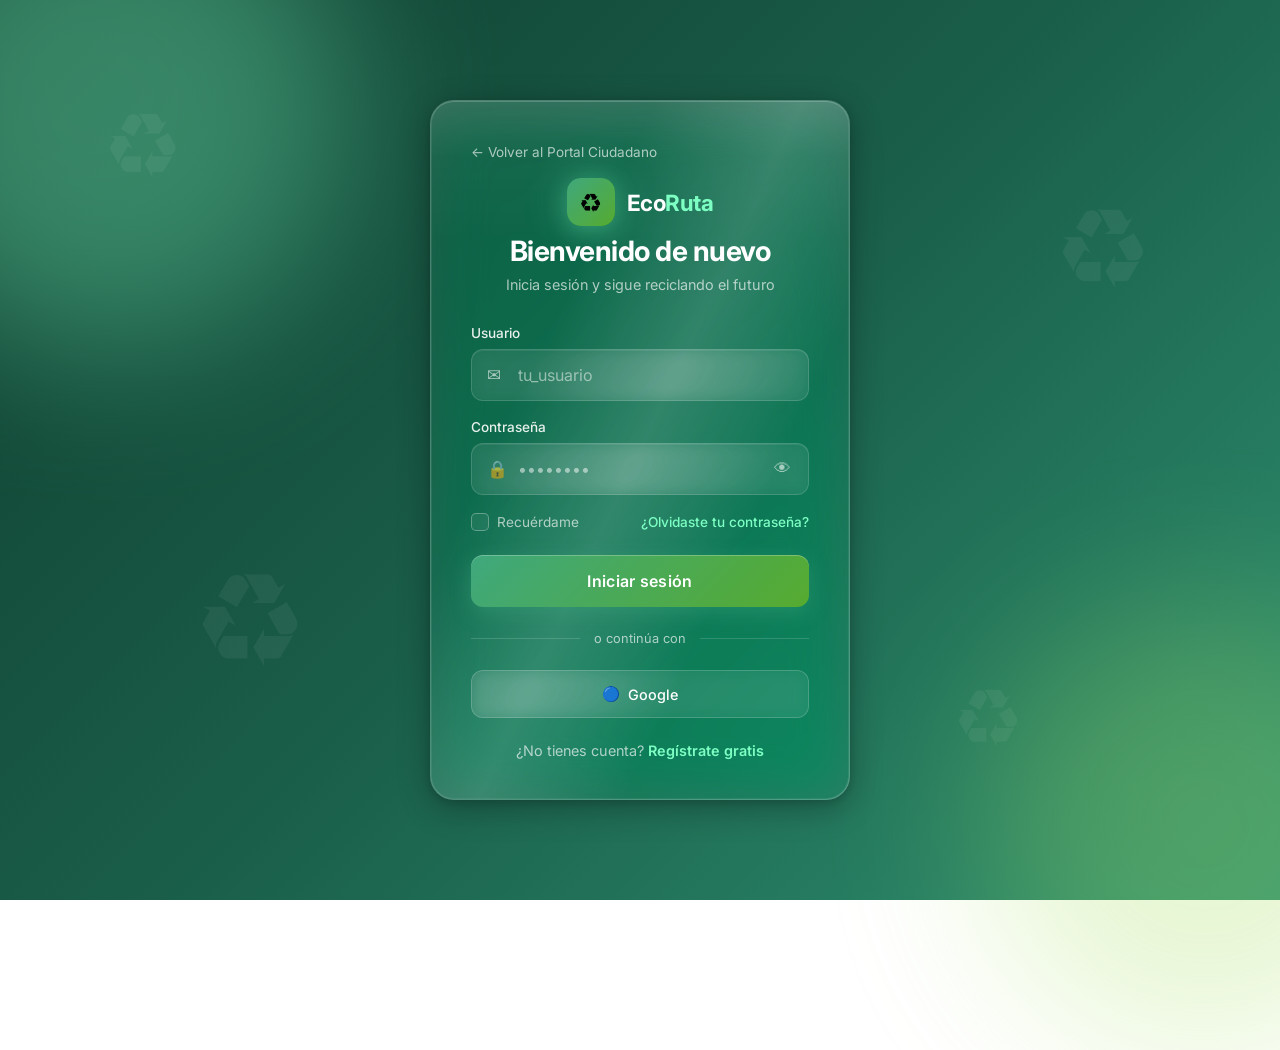
<file: frontend/seguimiento.html>
<!DOCTYPE html>
<html lang="es">
<head>
    <meta charset="UTF-8">
    <meta name="viewport" content="width=device-width, initial-scale=1.0">
    <script>
        if (!localStorage.getItem('ecoruta_token') && !localStorage.getItem('nexo_token')) {
            window.location.href = 'login1.html';
        }
        if (localStorage.getItem('darkMode') === 'enabled') {
            document.documentElement.classList.add('dark-mode');
        }
    </script>
    <title>EcoRuta | Seguimiento de Recolección</title>
    <link rel="stylesheet" href="https://cdnjs.cloudflare.com/ajax/libs/font-awesome/6.4.0/css/all.min.css">
    <link rel="stylesheet" href="css/style.css">
    <script src="js/glass-dialogs.js"></script>
    <style>
        :root {
            --primary: linear-gradient(135deg, #0f3d2e 0%, #2e9e5b 100%);
            --secondary: #3fa87d;
            --success: #10B981;
            --danger: #EF4444;
            --warning: #F59E0B;
            --bg: #f0f7f4;
            --white: rgba(255, 255, 255, 0.88);
            --text-color: #0d281e;
            --border: rgba(63, 168, 125, 0.22);
            --card-shadow: 0 8px 32px rgba(15, 61, 46, 0.08);
        }

        body.dark-mode {
            --bg: #071912;
            --white: rgba(14, 38, 29, 0.68);
            --text-color: #f2fbf6;
            --border: rgba(125, 255, 196, 0.18);
            --primary: linear-gradient(135deg, #0f3d2e 0%, #2e9e5b 100%);
            --card-shadow: 0 8px 24px rgba(0,0,0,0.45), 0 1px 0 rgba(255,255,255,0.03) inset;
        }

        * { margin: 0; padding: 0; box-sizing: border-box; }

        body {
            font-family: 'Segoe UI', Tahoma, Geneva, Verdana, sans-serif;
            background-color: var(--bg);
            color: var(--text-color);
            transition: all 0.25s ease;
        }

        .header {
            background: var(--primary);
            color: white;
            padding: 20px 30px;
            display: flex;
            justify-content: space-between;
            align-items: center;
            border-bottom: 2.5px solid var(--secondary);
            box-shadow: 0 4px 20px rgba(11, 43, 64, 0.16);
        }

        .container {
            max-width: 1200px;
            margin: 30px auto;
            padding: 0 20px;
        }

        .tabs {
            display: flex;
            gap: 10px;
            margin-bottom: 20px;
            overflow-x: auto;
            padding-bottom: 5px;
        }

        .tab {
            padding: 12px 25px;
            background: var(--white);
            border-radius: 10px;
            cursor: pointer;
            font-weight: 600;
            border: 1px solid var(--border);
            white-space: nowrap;
            transition: all 0.25s ease;
            display: flex;
            align-items: center;
            gap: 8px;
            box-shadow: var(--card-shadow);
        }

        .tab.active {
            background: var(--secondary);
            color: white;
            border-color: var(--secondary);
            box-shadow: 0 4px 12px rgba(46, 158, 91, 0.35);
        }

        .card {
            background: var(--white);
            backdrop-filter: blur(12px);
            -webkit-backdrop-filter: blur(12px);
            padding: 25px;
            border-radius: 15px;
            border: 1.5px solid var(--border);
            box-shadow: var(--card-shadow);
            margin-bottom: 30px;
            transition: all 0.25s ease;
        }

        .card:hover {
            transform: translateY(-2px);
            box-shadow: 0 12px 40px rgba(11, 43, 64, 0.12);
        }

        table {
            width: 100%;
            border-collapse: collapse;
            margin-top: 15px;
        }

        th {
            text-align: left;
            padding: 15px;
            background: rgba(30, 58, 95, 0.05);
            border-bottom: 2px solid var(--border);
            font-size: 14px;
            text-transform: uppercase;
            letter-spacing: 1px;
        }

        td {
            padding: 15px;
            border-bottom: 1px solid var(--border);
            font-size: 15px;
        }

        .badge {
            padding: 5px 12px;
            border-radius: 20px;
            font-size: 11px;
            font-weight: bold;
            text-transform: uppercase;
        }

        .status-entregado { color: var(--success); font-weight: bold; }
        .status-rechazado { color: var(--danger); font-weight: bold; }
        .status-pendiente { color: var(--warning); font-weight: bold; }

        .btn-back {
            color: white;
            text-decoration: none;
            display: flex;
            align-items: center;
            gap: 8px;
            font-weight: 600;
            background: rgba(255,255,255,0.1);
            padding: 8px 15px;
            border-radius: 8px;
            transition: all 0.3s;
        }

        .btn-back:hover { background: rgba(255,255,255,0.2); }

        #loading {
            position: fixed;
            top: 0; left: 0; width: 100%; height: 100%;
            background: rgba(7, 25, 18, 0.88);
            backdrop-filter: blur(10px);
            -webkit-backdrop-filter: blur(10px);
            z-index: 99999;
            display: flex;
            flex-direction: column;
            justify-content: center;
            align-items: center;
            transition: opacity 0.4s ease;
        }
    </style>
</head>
<body>

    <div id="loading">
        <!-- Loader activo: carga1.gif -->
        <div class="loader-gif-container">
            <img src="assets/img/carga1.gif" alt="Cargando EcoRuta..." class="loader-gif">
        </div>
        <!-- Loader previo (camión animado SVG/CSS) preservado sin borrar -->
        <div class="loader loader-truck-backup" style="display: none;">
            <div class="truckWrapper">
                <div class="truckBody">
                    <svg xmlns="http://www.w3.org/2000/svg" fill="none" viewBox="0 0 198 93" class="trucksvg">
                        <path stroke-width="3" stroke="#282828" fill="#F83D3D" d="M135 22.5H177.264C178.295 22.5 179.22 23.133 179.594 24.0939L192.33 56.8443C192.442 57.1332 192.5 57.4404 192.5 57.7504V89C192.5 90.3807 191.381 91.5 190 91.5H135C133.619 91.5 132.5 90.3807 132.5 89V25C132.5 23.6193 133.619 22.5 135 22.5Z"></path>
                        <path stroke-width="3" stroke="#282828" fill="#7D7C7C" d="M146 33.5H181.741C182.779 33.5 183.709 34.1415 184.078 35.112L190.538 52.112C191.16 53.748 189.951 55.5 188.201 55.5H146C144.619 55.5 143.5 54.3807 143.5 53V36C143.5 34.6193 144.619 33.5 146 33.5Z"></path>
                        <path stroke-width="2" stroke="#282828" fill="#282828" d="M150 65C150 65.39 149.763 65.8656 149.127 66.2893C148.499 66.7083 147.573 67 146.5 67C145.427 67 144.501 66.7083 143.873 66.2893C143.237 65.8656 143 65.39 143 65C143 64.61 143.237 64.1344 143.873 63.7107C144.501 63.2917 145.427 63 146.5 63C147.573 63 148.499 63.2917 149.127 63.7107C149.763 64.1344 150 64.61 150 65Z"></path>
                        <rect stroke-width="2" stroke="#282828" fill="#FFFCAB" rx="1" height="7" width="5" y="63" x="187"></rect>
                        <rect stroke-width="2" stroke="#282828" fill="#282828" rx="1" height="11" width="4" y="81" x="193"></rect>
                        <rect stroke-width="3" stroke="#282828" fill="#DFDFDF" rx="2.5" height="90" width="121" y="1.5" x="6.5"></rect>
                        <rect stroke-width="2" stroke="#282828" fill="#DFDFDF" rx="2" height="4" width="6" y="84" x="1"></rect>
                    </svg>
                </div>
                <div class="truckTires">
                    <svg xmlns="http://www.w3.org/2000/svg" fill="none" viewBox="0 0 30 30" class="tiresvg">
                        <circle stroke-width="3" stroke="#282828" fill="#282828" r="13.5" cy="15" cx="15"></circle>
                        <circle fill="#DFDFDF" r="7" cy="15" cx="15"></circle>
                    </svg>
                    <svg xmlns="http://www.w3.org/2000/svg" fill="none" viewBox="0 0 30 30" class="tiresvg">
                        <circle stroke-width="3" stroke="#282828" fill="#282828" r="13.5" cy="15" cx="15"></circle>
                        <circle fill="#DFDFDF" r="7" cy="15" cx="15"></circle>
                    </svg>
                </div>
                <div class="road"></div>
                <svg xml:space="preserve" viewBox="0 0 453.459 453.459" xmlns:xlink="http://www.w3.org/1999/xlink" xmlns="http://www.w3.org/2000/svg" id="Capa_1" version="1.1" fill="#000000" class="lampPost">
                    <path d="M252.882,0c-37.781,0-68.686,29.953-70.245,67.358h-6.917v8.954c-26.109,2.163-45.463,10.011-45.463,19.366h9.993 c-1.65,5.146-2.507,10.54-2.507,16.017c0,28.956,23.558,52.514,52.514,52.514c28.956,0,52.514-23.558,52.514-52.514 c0-5.478-0.856-10.872-2.506-16.017h9.992c0-9.354-19.352-17.204-45.463-19.366v-8.954h-6.149C200.189,38.779,223.924,16,252.882,16 c29.952,0,54.32,24.368,54.32,54.32c0,28.774-11.078,37.009-25.105,47.437c-17.444,12.968-37.216,27.667-37.216,78.884v113.914 h-0.797c-5.068,0-9.174,4.108-9.174,9.177c0,2.844,1.293,5.383,3.321,7.066c-3.432,27.933-26.851,95.744-8.226,115.459v11.202h45.75 v-11.202c18.625-19.715-4.794-87.527-8.227-115.459c2.029-1.683,3.322-4.223,3.322-7.066c0-5.068-4.107-9.177-9.176-9.177h-0.795 V196.641c0-43.174,14.942-54.283,30.762-66.043c14.793-10.997,31.559-23.461,31.559-60.277C323.202,31.545,291.656,0,252.882,0z M232.77,111.694c0,23.442-19.071,42.514-42.514,42.514c-23.442,0-42.514-19.072-42.514-42.514c0-5.531,1.078-10.957,3.141-16.017 h78.747C231.693,100.736,232.77,106.162,232.77,111.694z"></path>
                </svg>
            </div>
        </div>
        <div class="loading-text" id="loadingText">Obteniendo estado de recolección EcoRuta... por favor espere</div>
    </div>

    <div class="header">
        <h1><i class="fas fa-recycle"></i> Estado de Recolección · EcoRuta</h1>
        <div style="display:flex; gap:10px; align-items:center;">
            <input type="date" id="inputFecha" onchange="cargarDatos()" style="padding:8px; border-radius:8px; border:none; background:rgba(255,255,255,0.1); color:white; color-scheme: dark;">
            <button type="button" onclick="volverMenuPorRol()" class="btn-back" style="border:none; cursor:pointer;"><i class="fas fa-home"></i> Volver al Menú Principal</button>
        </div>
    </div>

    <div class="container">
        <div id="tabsMoviles" class="tabs">
            <!-- Se carga dinámicamente -->
        </div>

        <div class="card">
            <h2 id="tituloMovil">Selecciona un móvil</h2>
            <div style="overflow-x: auto;">
                <table>
                    <thead>
                        <tr>
                            <th>Fecha/Hora</th>
                            <th>Cliente</th>
                            <th>Estado</th>
                            <th>Observación / Respuesta</th>
                        </tr>
                    </thead>
                    <tbody id="tablaSeguimiento">
                        <tr>
                            <td colspan="4" style="text-align: center; padding: 40px; color: #999;">
                                Cargando información de entregas...
                            </td>
                        </tr>
                    </tbody>
                </table>
            </div>
        </div>
    </div>

    <script>
        // --- TEMPORIZADOR DE INACTIVIDAD (5 MINUTOS) ---
        let inactivityTimer;
        function resetTimer() {
            clearTimeout(inactivityTimer);
            inactivityTimer = setTimeout(() => {
                localStorage.removeItem('ecoruta_user'); localStorage.removeItem('nexo_user');
                localStorage.removeItem('ecoruta_token'); localStorage.removeItem('nexo_token');
                alert("Sesión expirada por inactividad.");
                window.location.href = 'login1.html';
            }, 5 * 60 * 1000); 
        }
        document.addEventListener('mousemove', resetTimer);
        document.addEventListener('keypress', resetTimer);
        resetTimer();

        // Initialize Dark Mode from localStorage
        function volverMenuPorRol() {
            const rol = (localStorage.getItem('ecoruta_rol') || localStorage.getItem('nexo_rol') || 'gestor').toLowerCase();
            if (rol === 'ciudadano') {
                window.location.href = 'ciudadano.html';
            } else if (rol === 'chofer') {
                window.location.href = 'chofer.html';
            } else {
                window.location.href = 'index.html';
            }
        }

        function syncThemeUI(isDark) {
            const toggle = document.getElementById('headerDarkModeToggle');
            if (toggle) toggle.checked = isDark;
        }

        function toggleTheme(isDark) {
            if (isDark === undefined) isDark = !document.body.classList.contains('dark-mode');
            if (isDark) {
                document.body.classList.add('dark-mode');
                document.documentElement.classList.add('dark-mode');
                localStorage.setItem('darkMode', 'enabled');
            } else {
                document.body.classList.remove('dark-mode');
                document.documentElement.classList.remove('dark-mode');
                localStorage.setItem('darkMode', 'disabled');
            }
            syncThemeUI(isDark);
        }

        (function initDarkMode() {
            const isDark = localStorage.getItem('darkMode') === 'enabled';
            if (isDark) {
                document.body.classList.add('dark-mode');
                document.documentElement.classList.add('dark-mode');
            }
            syncThemeUI(isDark);
        })();

        let allReportes = [];
        let movilesUnicos = [];

        // Helper para peticiones con autenticación
        async function fetchWithAuth(url, options = {}) {
            const token = localStorage.getItem('ecoruta_token') || localStorage.getItem('nexo_token');
            if (!options.headers) options.headers = {};
            options.headers['Authorization'] = `Bearer ${token}`;
            
            const response = await fetch(url, options);
            if (response.status === 401) {
                alert("Sesión expirada o no válida. Por favor, inicie sesión de nuevo.");
                window.location.href = 'login1.html';
            }
            return response;
        }

        document.addEventListener('DOMContentLoaded', async () => {
            const urlParams = new URLSearchParams(window.location.search);
            const fechaParam = urlParams.get('fecha');
            if (fechaParam) {
                document.getElementById('inputFecha').value = fechaParam;
            }
            await cargarDatos();
        });

        async function cargarDatos() {
            document.getElementById('loading').style.display = 'flex';
            document.getElementById('loading').style.opacity = '1';
            
            const fecha = document.getElementById('inputFecha').value;
            let url = '/api/reportes';
            if (fecha) url += `?fecha=${fecha}`;

            try {
                const res = await fetchWithAuth(url);
                allReportes = await res.json();
                
                // Extraer móviles únicos
                const movilesSet = new Set(allReportes.map(r => r.movil));
                movilesUnicos = Array.from(movilesSet).sort((a,b) => a - b);
                
                renderTabs();
                if(movilesUnicos.length > 0) {
                    seleccionarMovil(movilesUnicos[0]);
                } else {
                    document.getElementById('tablaSeguimiento').innerHTML = '<tr><td colspan="4" style="text-align:center; padding:40px;">No hay datos de entregas para esta fecha.</td></tr>';
                }

            } catch (error) {
                console.error(error);
            } finally {
                const loading = document.getElementById('loading');
                loading.style.opacity = '0';
                setTimeout(() => loading.style.display = 'none', 500);
            }
        }

        function renderTabs() {
            const container = document.getElementById('tabsMoviles');
            container.innerHTML = movilesUnicos.map(m => `
                <div class="tab" id="tab-${m}" onclick="seleccionarMovil(${m})">
                    <i class="fas fa-truck"></i> Móvil #${m}
                </div>
            `).join('');
        }

        function seleccionarMovil(movil) {
            // UI Update
            document.querySelectorAll('.tab').forEach(t => t.classList.remove('active'));
            const tab = document.getElementById(`tab-${movil}`);
            if(tab) tab.classList.add('active');
            
            // Filter data
            const filtrados = allReportes.filter(r => r.movil === movil);
            const tbody = document.getElementById('tablaSeguimiento');
            
            const primerReporte = filtrados[0];
            const choferNombre = (primerReporte && primerReporte.chofer) ? primerReporte.chofer : 'Sin chofer';
            const vehiculoNombre = (primerReporte && primerReporte.vehiculo) ? primerReporte.vehiculo : 'Sin vehículo';
            
            document.getElementById('tituloMovil').innerHTML = `
                <i class="fas fa-info-circle"></i> Entregas del Móvil #${movil}
                <div style="font-size: 14px; font-weight: normal; color: var(--text-color); opacity: 0.8; margin-top: 8px; display: flex; gap: 15px; flex-wrap: wrap;">
                    <span><i class="fas fa-user-tie" style="color: var(--secondary);"></i> <strong>Chofer:</strong> ${choferNombre}</span>
                    <span><i class="fas fa-truck" style="color: var(--secondary);"></i> <strong>Vehículo:</strong> ${vehiculoNombre}</span>
                </div>
            `;
            
            tbody.innerHTML = filtrados.map(r => {
                const statusClass = `status-${r.estado.toLowerCase()}`;
                const icon = r.estado === 'entregado' ? 'fa-check-circle' : r.estado === 'rechazado' ? 'fa-times-circle' : 'fa-clock';
                const fecha = new Date(r.fecha).toLocaleString('es-PY', { 
                    hour: '2-digit', 
                    minute: '2-digit',
                    day: '2-digit',
                    month: '2-digit'
                });

                return `
                    <tr>
                        <td style="color: #666; font-size: 13px;">${fecha}</td>
                        <td><strong>${r.cliente}</strong></td>
                        <td>
                            <span class="${statusClass}">
                                <i class="fas ${icon}"></i> ${r.estado.toUpperCase()}
                            </span>
                        </td>
                        <td style="font-style: italic; color: #555;">
                            ${r.observacion || '<span style="color:#ccc">Sin observaciones</span>'}
                        </td>
                    </tr>
                `;
            }).join('');
        }
    </script>
</body>
</html>
</file>
<file: frontend/css/style.css>
/* =========================================================
    EcoRuta - Global Styles, Glassmorphism & Eco-Green Theme
    ========================================================= */

/* Fix box-sizing global para prevenir superposición */
*, *::before, *::after {
    box-sizing: border-box;
}

:root {
    color-scheme: light;
    --primary-dark: #0f3d2e;
    --primary-main: #2e9e5b;
    --primary-hover: #3eb56f;
    --accent-gold: #2e9e5b;
    --accent-orange: #237a46;
    --accent-mint: #7dffc4;
    --accent-lime: #a8e063;
    --secondary: #3fa87d;
    --secondary-dark: #237a46;
    --success: #10B981;
    --danger: #EF4444;
    --warning: #F59E0B;
    --bg-light: #f0f7f4;
    --card-light: rgba(255, 255, 255, 0.85);
    --card-shadow: 0 8px 32px 0 rgba(15, 61, 46, 0.08), 0 1px 3px rgba(0, 0, 0, 0.04);
    --card-border: 1px solid rgba(63, 168, 125, 0.22);
    --text-light: #0d281e;
    --text-muted-light: #3a6050;
    --border-light: rgba(63, 168, 125, 0.22);
    --input-bg: rgba(255, 255, 255, 0.9);
    --input-focus-bg: #FFFFFF;
    --table-th-bg: rgba(46, 158, 91, 0.09);
    --summary-bg: rgba(240, 253, 244, 0.75);
    --summary-hover: rgba(220, 247, 229, 0.9);
    --summary-border: 1px solid rgba(63, 168, 125, 0.22);
    --counter-bg: rgba(46, 158, 91, 0.1);
    --counter-border: 1px solid rgba(46, 158, 91, 0.25);
    --glass-blur: blur(20px) saturate(150%);
}

body.dark-mode {
    color-scheme: dark;
    --bg-light: #071912;
    --card-light: rgba(14, 38, 29, 0.68);
    --card-shadow: 0 8px 32px 0 rgba(0, 0, 0, 0.45), 0 0 0 1px rgba(125, 255, 196, 0.09);
    --card-border: 1px solid rgba(125, 255, 196, 0.18);
    --text-light: #f2fbf6;
    --text-muted-light: #8dbda9;
    --border-light: rgba(125, 255, 196, 0.16);
    --primary-dark: #071912;
    --primary-main: #3fa87d;
    --primary-hover: #4bc48f;
    --accent-gold: #7dffc4;
    --accent-orange: #a8e063;
    --accent-mint: #7dffc4;
    --accent-lime: #a8e063;
    --secondary: #3fa87d;
    --secondary-dark: #237a46;
    --success: #2BE08C;
    --danger: #FF3A5C;
    --warning: #F5D547;
    --input-bg: rgba(10, 28, 21, 0.72);
    --input-focus-bg: rgba(16, 42, 32, 0.95);
    --table-th-bg: rgba(125, 255, 196, 0.07);
    --summary-bg: rgba(14, 38, 29, 0.65);
    --summary-hover: rgba(20, 52, 40, 0.8);
    --summary-border: 1px solid rgba(125, 255, 196, 0.18);
    --counter-bg: rgba(63, 168, 125, 0.16);
    --counter-border: 1px solid rgba(125, 255, 196, 0.25);
    --glass-blur: blur(24px) saturate(160%);
}

/* =========================================================
   PROTECCIÓN GLOBAL DE CONTRASTE PARA DROPDOWNS (SELECT Y OPTION)
   ========================================================= */
select {
    color-scheme: light;
}

select option {
    background-color: #ffffff;
    color: #0d281e;
}

body.dark-mode select,
html.dark-mode select,
html.dark select {
    color-scheme: dark;
    background-color: #0e261d;
    color: #f2fbf6;
}

body.dark-mode select option,
html.dark-mode select option,
html.dark select option {
    background-color: #0e261d !important;
    color: #f2fbf6 !important;
    padding: 10px 14px;
}

body.dark-mode select option:checked,
body.dark-mode select option[selected],
html.dark-mode select option:checked,
html.dark-mode select option[selected],
html.dark select option:checked,
html.dark select option[selected] {
    background-color: #237a46 !important;
    color: #ffffff !important;
    font-weight: 600;
}

body.dark-mode select option:hover,
body.dark-mode select option:focus,
html.dark-mode select option:hover,
html.dark-mode select option:focus,
html.dark select option:hover,
html.dark select option:focus {
    background-color: #2e9e5b !important;
    color: #ffffff !important;
}

/* Custom modern scrollbars */
::-webkit-scrollbar {
    width: 6px;
    height: 6px;
}

::-webkit-scrollbar-track {
    background: transparent;
}

::-webkit-scrollbar-thumb {
    background: rgba(150, 150, 160, 0.35);
    border-radius: 8px;
}

::-webkit-scrollbar-thumb:hover {
    background: rgba(150, 150, 160, 0.6);
}

body.dark-mode ::-webkit-scrollbar-thumb,
html.dark-mode ::-webkit-scrollbar-thumb,
html.dark ::-webkit-scrollbar-thumb {
    background: rgba(125, 255, 196, 0.25);
}

body.dark-mode ::-webkit-scrollbar-thumb:hover,
html.dark-mode ::-webkit-scrollbar-thumb:hover,
html.dark ::-webkit-scrollbar-thumb:hover {
    background: rgba(125, 255, 196, 0.5);
}

/* Evitar que el scrollbar corte esquinas redondeadas en modales y tarjetas */
.modal-container::-webkit-scrollbar-track,
.modal-card::-webkit-scrollbar-track,
.table-wrapper::-webkit-scrollbar-track,
.eco-modal-card::-webkit-scrollbar-track {
    margin: 18px 0;
}

/* Fix Leaflet Map z-index & Superposition Bugs */
.leaflet-pane {
    z-index: 10 !important;
}

.leaflet-top,
.leaflet-bottom {
    z-index: 20 !important;
}

.leaflet-control {
    z-index: 20 !important;
}

.leaflet-popup {
    z-index: 30 !important;
}

/* Sticky Header and Modal Stacking Hierarchy */
.header {
    z-index: 1000 !important;
}

.modal-overlay,
.modal {
    z-index: 10000 !important;
}

/* Theme Toggle Switch Style */
.theme-switch {
    font-size: 11px;
    position: relative;
    display: inline-flex;
    align-items: center;
    width: 3.8em;
    height: 2.1em;
    border-radius: 30px;
    box-shadow: 0 2px 8px rgba(0, 0, 0, 0.2);
    flex-shrink: 0;
    margin: 0 4px;
    cursor: pointer;
    vertical-align: middle;
}

.theme-switch input {
    opacity: 0;
    width: 0;
    height: 0;
}

.theme-switch .slider {
    position: absolute;
    cursor: pointer;
    top: 0;
    left: 0;
    right: 0;
    bottom: 0;
    background-color: #141824;
    transition: all 0.35s ease;
    border-radius: 30px;
    overflow: hidden;
    border: 1px solid rgba(255, 255, 255, 0.15);
}

/* Izquierda: Modo Oscuro (Luna) */
.theme-switch .slider:before {
    position: absolute;
    content: "";
    height: 1.25em;
    width: 1.25em;
    border-radius: 50%;
    left: 0.45em;
    bottom: 0.42em;
    transition: all 0.35s cubic-bezier(0.81, -0.04, 0.38, 1.4);
    background-color: transparent !important;
    box-shadow: inset 8px -4px 0px 0px #FFD23F !important;
}

/* Derecha: Modo Claro (Sol) */
.theme-switch input:checked + .slider {
    background-color: #2e9e5b;
    border-color: rgba(255, 255, 255, 0.25);
}

.theme-switch input:checked + .slider:before {
    transform: translateX(1.8em);
    background-color: #FFD23F !important;
    box-shadow: 0 0 8px rgba(255, 210, 63, 0.9) !important;
}

/* =========================================================
   Active GIF Loader (carga1.gif) & Truck Loader Backup
   ========================================================= */

.loader-gif-container {
    display: flex;
    align-items: center;
    justify-content: center;
    margin-bottom: 12px;
}

.loader-gif {
    max-width: 220px;
    max-height: 180px;
    width: auto;
    height: auto;
    object-fit: contain;
    filter: drop-shadow(0 10px 25px rgba(0, 0, 0, 0.45));
    border-radius: 16px;
    animation: loaderPulse 2s ease-in-out infinite alternate;
}

@keyframes loaderPulse {
    0% { transform: scale(0.98); }
    100% { transform: scale(1.02); }
}

.loader-truck-backup {
    display: none !important;
}

.loader {
    width: fit-content;
    height: fit-content;
    display: flex;
    align-items: center;
    justify-content: center;
}

.truckWrapper {
    width: 200px;
    height: 100px;
    display: flex;
    flex-direction: column;
    position: relative;
    align-items: center;
    justify-content: flex-end;
    overflow-x: hidden;
}

.truckBody {
    width: 130px;
    height: fit-content;
    margin-bottom: 6px;
    animation: motion 1s linear infinite;
}

@keyframes motion {
    0% { transform: translateY(0px); }
    50% { transform: translateY(3px); }
    100% { transform: translateY(0px); }
}

.truckTires {
    width: 130px;
    height: fit-content;
    display: flex;
    align-items: center;
    justify-content: space-between;
    padding: 0px 10px 0px 15px;
    position: absolute;
    bottom: 0;
}

.truckTires svg {
    width: 24px;
}

.road {
    width: 100%;
    height: 1.5px;
    background-color: #282828;
    position: relative;
    bottom: 0;
    align-self: flex-end;
    border-radius: 3px;
}

.road::before {
    content: "";
    position: absolute;
    width: 20px;
    height: 100%;
    background-color: #282828;
    right: -50%;
    border-radius: 3px;
    animation: roadAnimation 1.4s linear infinite;
    border-left: 10px solid white;
}

.road::after {
    content: "";
    position: absolute;
    width: 10px;
    height: 100%;
    background-color: #282828;
    right: -65%;
    border-radius: 3px;
    animation: roadAnimation 1.4s linear infinite;
    border-left: 4px solid white;
}

.lampPost {
    position: absolute;
    bottom: 0;
    right: -90%;
    height: 90px;
    animation: roadAnimation 1.4s linear infinite;
}

@keyframes roadAnimation {
    0% { transform: translateX(0px); }
    100% { transform: translateX(-350px); }
}

/* Fullscreen loading overlay */
.loading-overlay, #loading {
    position: fixed;
    top: 0;
    left: 0;
    width: 100vw;
    height: 100vh;
    background: rgba(7, 25, 18, 0.88);
    backdrop-filter: blur(14px);
    -webkit-backdrop-filter: blur(14px);
    z-index: 99999 !important;
    display: flex;
    flex-direction: column;
    align-items: center;
    justify-content: center;
    opacity: 0;
    pointer-events: none;
    transition: opacity 0.3s ease;
}

.loading-overlay.active {
    opacity: 1;
    pointer-events: all;
}

.loading-text {
    margin-top: 25px;
    font-size: 17px;
    font-weight: 600;
    color: #7dffc4;
    text-shadow: 0 2px 10px rgba(0, 0, 0, 0.4);
    font-family: 'Inter', 'Plus Jakarta Sans', sans-serif;
    letter-spacing: 0.5px;
    text-align: center;
    padding: 0 20px;
}
</file>
